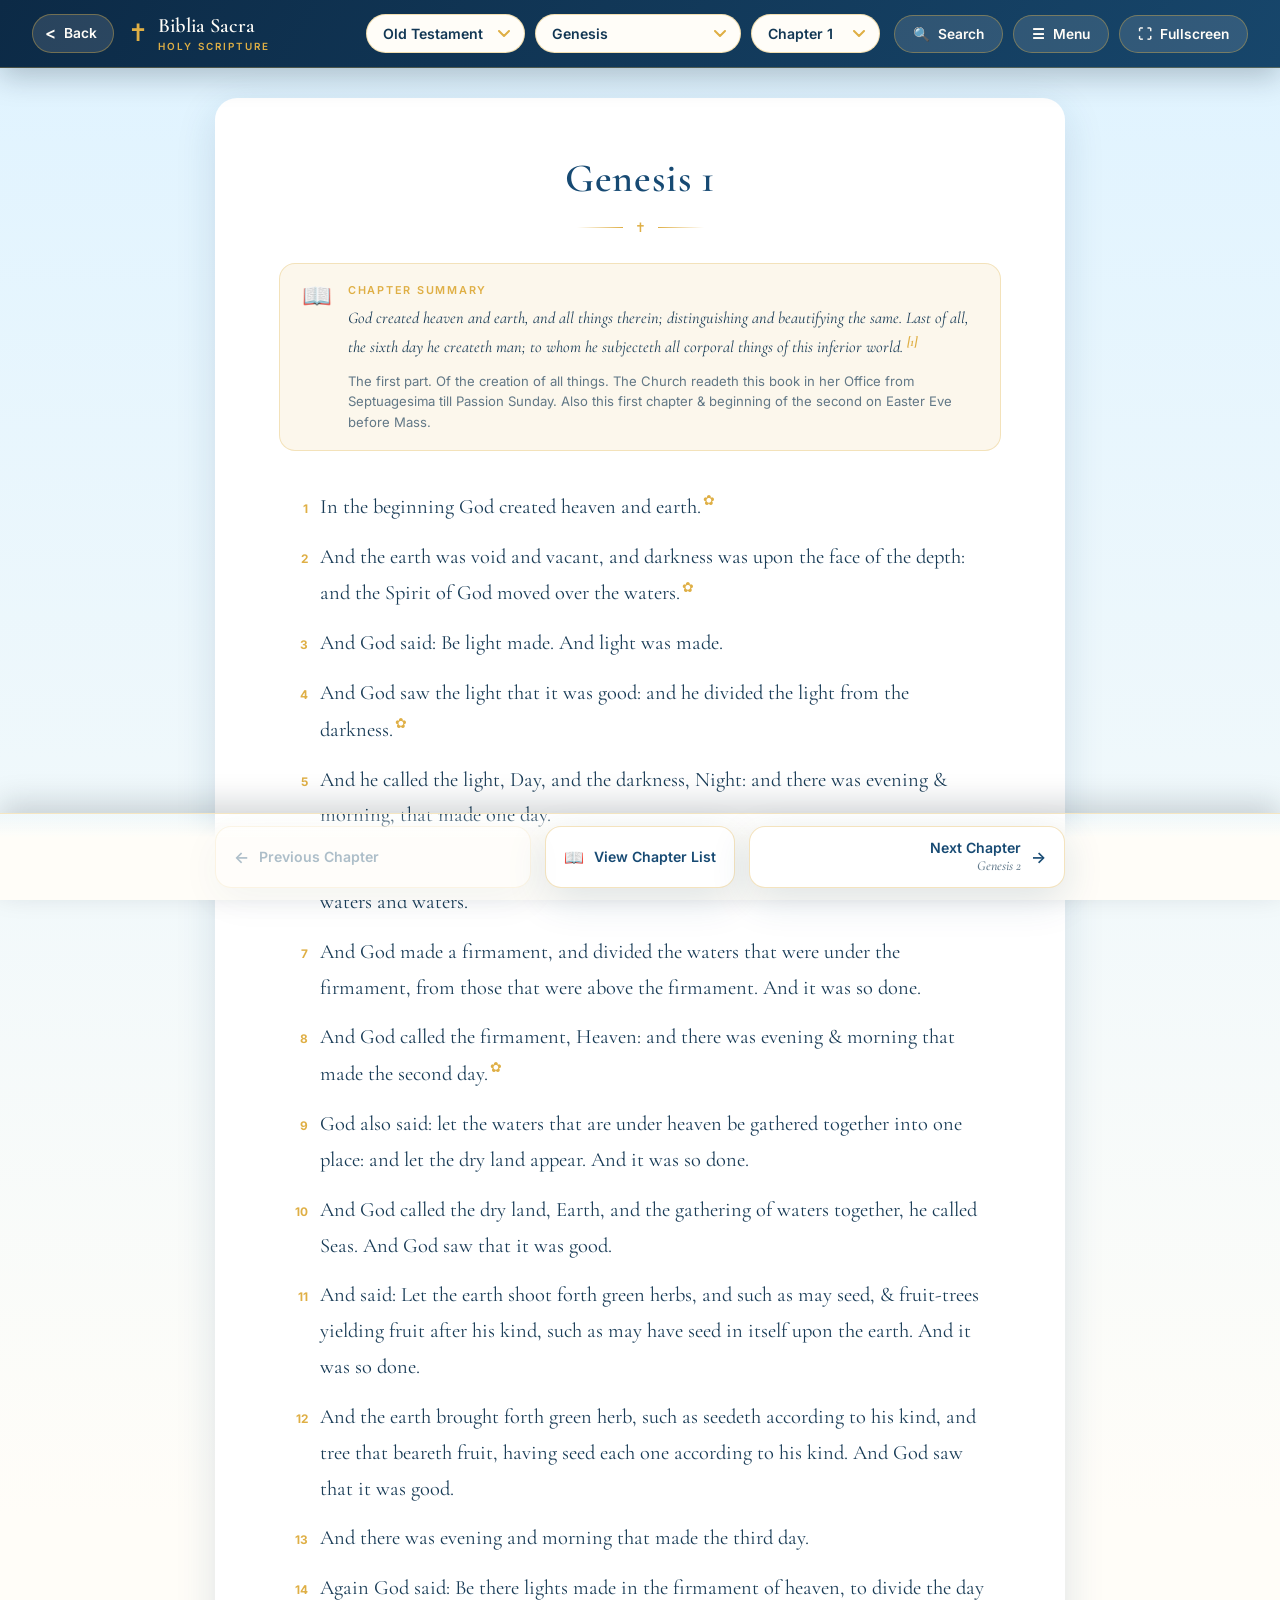
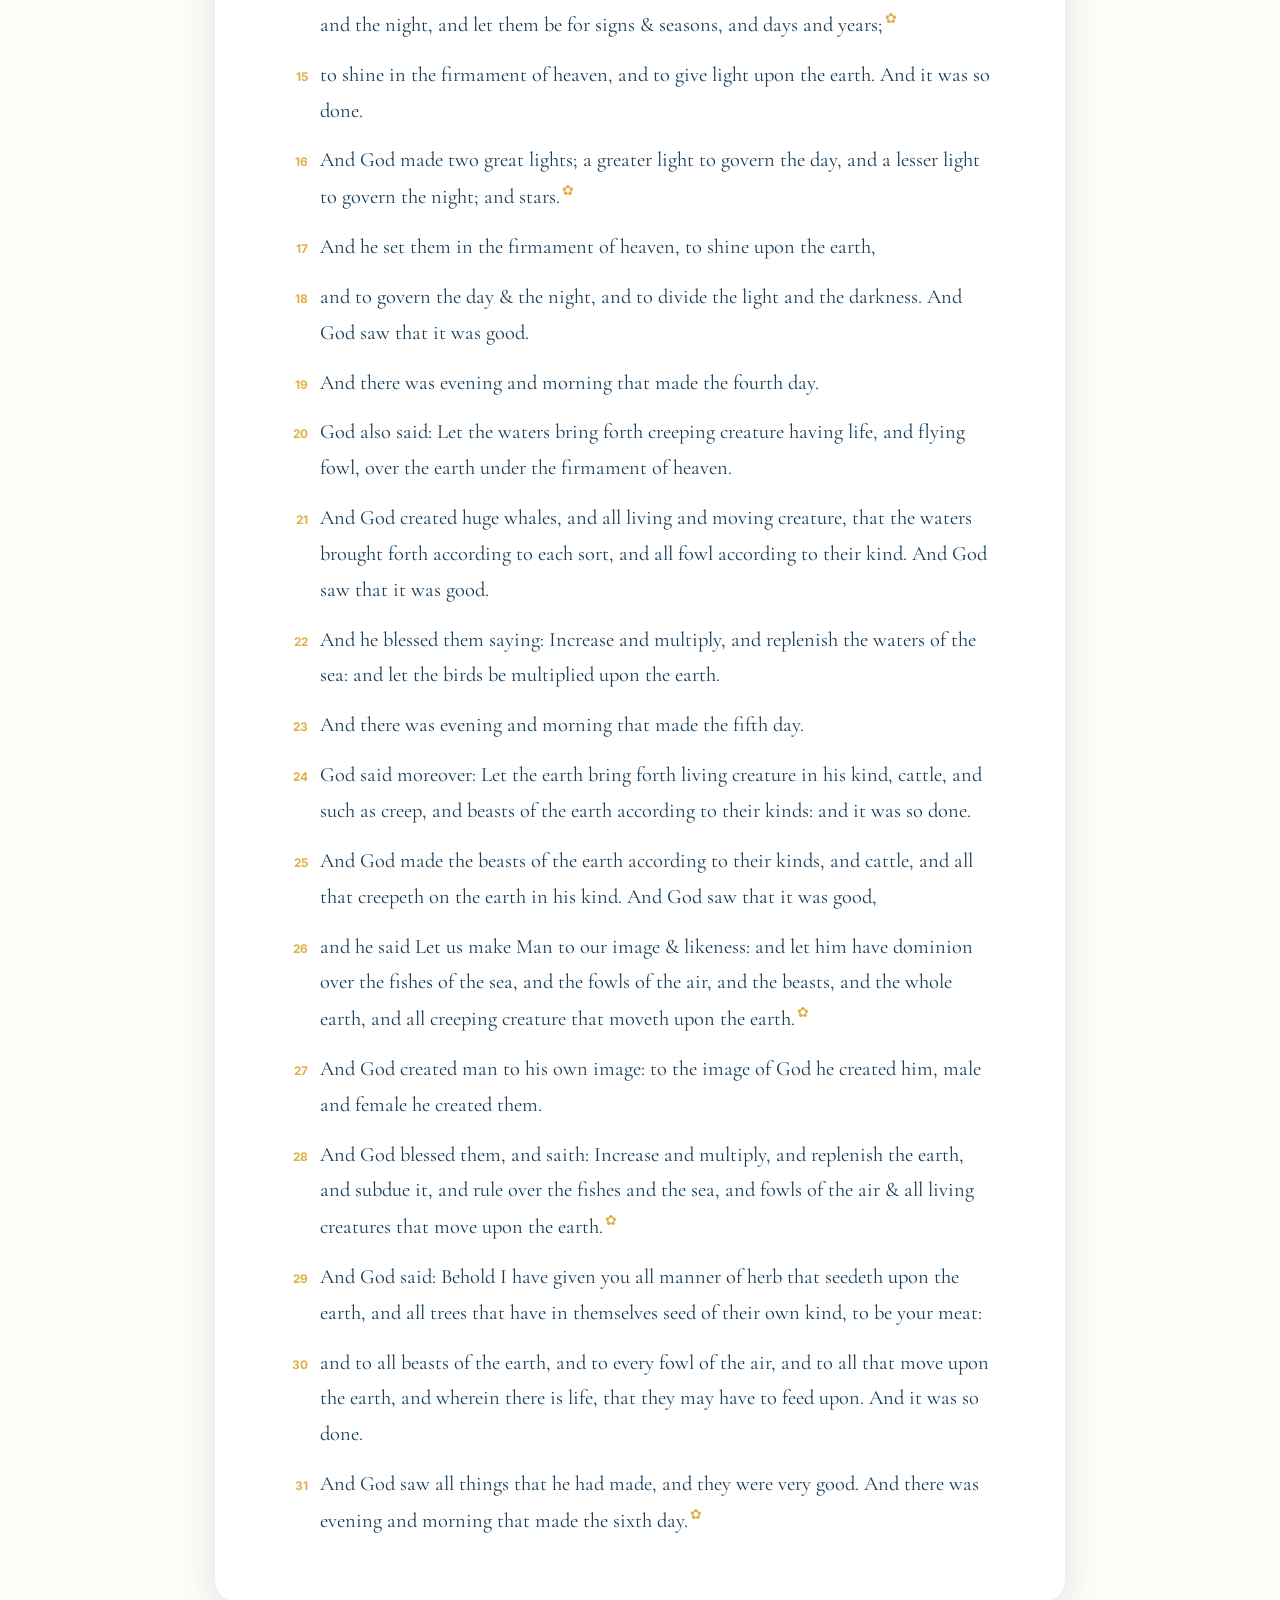
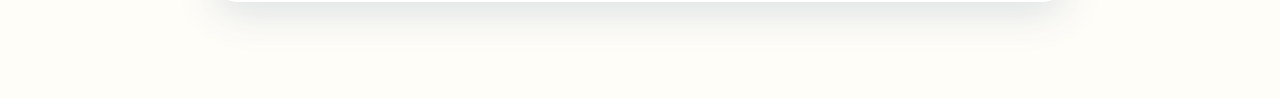
<file: bible.html>
<!DOCTYPE html>
<html lang="en">
<head>
<meta charset="UTF-8">
<meta name="viewport" content="width=device-width, initial-scale=1.0">
<title>Bible Reader — Biblia Sacra Cebu</title>
<script>
(function () {
  try {
    var saved = window.localStorage.getItem("bibliaSacraReaderTheme");
    if (saved === "dark") {
      document.documentElement.setAttribute("data-reader-theme", "dark");
    }
  } catch (e) { /* storage unavailable */ }
})();
</script>
<meta name="description" content="Read the Holy Scripture verse by verse, at your own pace.">

<link rel="preconnect" href="https://fonts.googleapis.com">
<link rel="preconnect" href="https://fonts.gstatic.com" crossorigin>
<link href="https://fonts.googleapis.com/css2?family=Cormorant+Garamond:ital,wght@0,400;0,500;0,600;1,500&family=Inter:wght@400;500;600&display=swap" rel="stylesheet">

<link rel="stylesheet" href="css/style.css">
<link rel="stylesheet" href="css/bible.css">
</head>
<body class="reader-body">

<a class="skip-link" href="#readerMain">Skip to Scripture</a>

<div class="reader-topbars" id="readerTopbars">
  <header class="reader-header">
    <div class="reader-header-inner">
      <div class="reader-header-left">
        <a class="back-link" href="index.html">
          <span class="back-arrow" aria-hidden="true">&lt;</span>
          <span class="back-label">Back</span>
        </a>

        <div class="reader-brand">
          <span class="reader-brand-badge" aria-hidden="true">&#10013;</span>
          <span class="reader-brand-text">
            <span class="reader-brand-name">Biblia Sacra</span>
            <span class="reader-brand-tag">Holy Scripture</span>
          </span>
        </div>
      </div>

      <nav class="reader-select-group" aria-label="Book and chapter">
        <select class="control-select" id="testamentSelect" aria-label="Testament">
          <option value="ot">Old Testament</option>
          <option value="nt">New Testament</option>
        </select>

        <select class="control-select" id="bookSelect" aria-label="Book"></select>

        <select class="control-select" id="chapterSelect" aria-label="Chapter"></select>
      </nav>

      <div class="reader-header-actions">
        <button class="search-toggle" id="searchToggle" type="button" aria-haspopup="dialog" aria-controls="searchOverlay">
          <span aria-hidden="true">&#128269;</span>
          <span class="search-label">Search</span>
        </button>

        <button class="menu-toggle" id="menuToggleBtn" type="button" aria-haspopup="true" aria-expanded="false" aria-controls="readerToolbarBar">
          <span aria-hidden="true">&#9776;</span>
          <span class="menu-label">Menu</span>
        </button>

        <button class="fullscreen-toggle" id="fullscreenToggleBtn" type="button" aria-pressed="false" aria-label="Toggle distraction-free reading mode">
          <span class="fullscreen-icon" aria-hidden="true">&#9974;</span>
          <span class="fullscreen-label">Fullscreen</span>
          <span class="fullscreen-label-short">Full</span>
        </button>
      </div>
    </div>
  </header>

  <div class="reader-toolbar-bar" id="readerToolbarBar" hidden>
    <div class="reader-toolbar-inner" role="group" aria-label="Reading tools">

      <div class="theme-segmented" role="group" aria-label="Reading theme">
        <button class="theme-segmented-btn" id="themeLightBtn" type="button" aria-pressed="true">
          <span aria-hidden="true">&#9728;</span><span class="segmented-label">Light</span>
        </button>
        <button class="theme-segmented-btn" id="themeDarkBtn" type="button" aria-pressed="false">
          <span aria-hidden="true">&#9790;</span><span class="segmented-label">Dark</span>
        </button>
      </div>

      <div class="font-size-control" role="group" aria-label="Adjust text size">
        <button class="font-size-btn" id="fontDecreaseBtn" type="button" aria-label="Decrease text size">A&#8722;</button>
        <input class="font-size-slider" id="fontSizeSlider" type="range" min="0" max="8" step="1" value="1"
               aria-label="Text size" aria-valuetext="100%">
        <button class="font-size-btn" id="fontIncreaseBtn" type="button" aria-label="Increase text size">A&#43;</button>
        <span class="font-size-label" id="fontSizeLabel">100%</span>
        <button class="font-size-reset-btn" id="fontResetBtn" type="button">Reset</button>
      </div>

      <div class="toolbar-more" id="toolbarMore">
        <button class="toolbar-icon-btn" id="toolbarMoreBtn" type="button" aria-haspopup="true" aria-expanded="false" aria-label="More reading options">
          <span aria-hidden="true">&#8943;</span>
        </button>
        <div class="toolbar-more-menu" id="toolbarMoreMenu" role="menu" hidden>
          <button class="toolbar-more-item" id="notesMenuItem" type="button" role="menuitem">
            <span aria-hidden="true">&#128214;</span><span class="more-item-label">Notes</span>
          </button>
          <button class="toolbar-more-item" id="printChapterBtn" type="button" role="menuitem">
            <span aria-hidden="true">&#128424;</span><span class="more-item-label">Print</span>
          </button>
          <button class="toolbar-more-item" id="copyChapterBtn" type="button" role="menuitem">
            <span aria-hidden="true">&#128203;</span><span class="more-item-label">Copy Chapter</span>
          </button>
          <button class="toolbar-more-item" id="shareMenuItem" type="button" role="menuitem">
            <span aria-hidden="true">&#128279;</span><span class="more-item-label">Share this chapter</span>
          </button>
          <button class="toolbar-more-item" id="copyChapterLinkBtn" type="button" role="menuitem">
            <span aria-hidden="true">&#128279;</span><span class="more-item-label">Copy chapter link</span>
          </button>
        </div>
      </div>

    </div>
  </div>
</div>

<main id="readerMain" class="reader-main">
  <div class="reading-card" id="readingCard">
    <div class="reader-status">
      <div class="status-cross" aria-hidden="true">&#10013;</div>
      <p class="status-text">Opening the Word&hellip;</p>
    </div>
  </div>

  <div class="chapter-nav" id="chapterNav" hidden>
    <div class="chapter-nav-inner">
      <button class="chapter-nav-btn prev" id="prevChapterBtn" type="button">
        <span class="nav-btn-icon" aria-hidden="true">&#8592;</span>
        <span class="nav-btn-text">
          <span class="nav-label-full">Previous Chapter</span>
          <span class="nav-label-ref" id="prevChapterLabel"></span>
        </span>
      </button>

      <button class="chapter-nav-btn list" id="viewChapterListBtn" type="button" aria-haspopup="dialog" aria-controls="chapterListModal">
        <span class="nav-btn-icon" aria-hidden="true">&#128214;</span>
        <span class="nav-label-full">View Chapter List</span>
        <span class="nav-label-short">View</span>
      </button>

      <button class="chapter-nav-btn next" id="nextChapterBtn" type="button">
        <span class="nav-btn-text">
          <span class="nav-label-full">Next Chapter</span>
          <span class="nav-label-ref" id="nextChapterLabel"></span>
        </span>
        <span class="nav-btn-icon" aria-hidden="true">&#8594;</span>
      </button>
    </div>
  </div>
</main>

<div class="chapter-list-overlay" id="chapterListModal" role="dialog" aria-modal="true" aria-label="Jump to chapter">
  <div class="chapter-list-panel">
    <div class="chapter-list-header">
      <span class="chapter-list-title" id="chapterListTitle">Chapters</span>
      <button class="search-close" id="chapterListClose" type="button" aria-label="Close chapter list">&times;</button>
    </div>
    <div class="chapter-list-grid" id="chapterListGrid"></div>
  </div>
</div>

<div class="search-overlay" id="searchOverlay" role="dialog" aria-modal="true" aria-label="Search the Bible">
  <div class="search-panel">
    <div class="search-panel-header">
      <span class="search-icon" aria-hidden="true">&#128269;</span>
      <input type="text" id="searchInput" placeholder="Search Scripture&hellip;"
             name="biblia-sacra-scripture-search" autocomplete="off"
             autocapitalize="off" autocorrect="off" spellcheck="false"
             inputmode="search" data-lpignore="true" data-1p-ignore
             readonly
             aria-label="Search Scripture">
      <button class="search-close" id="searchClose" type="button" aria-label="Close search">&times;</button>
    </div>
    <div class="search-results" id="searchResults">
      <p class="search-hint">Type at least 3 letters to search the whole Bible.</p>
    </div>
  </div>
</div>

<script src="js/bible-books.js" defer></script>
<script src="js/bible.js" defer></script>
</body>
</html>
</file>
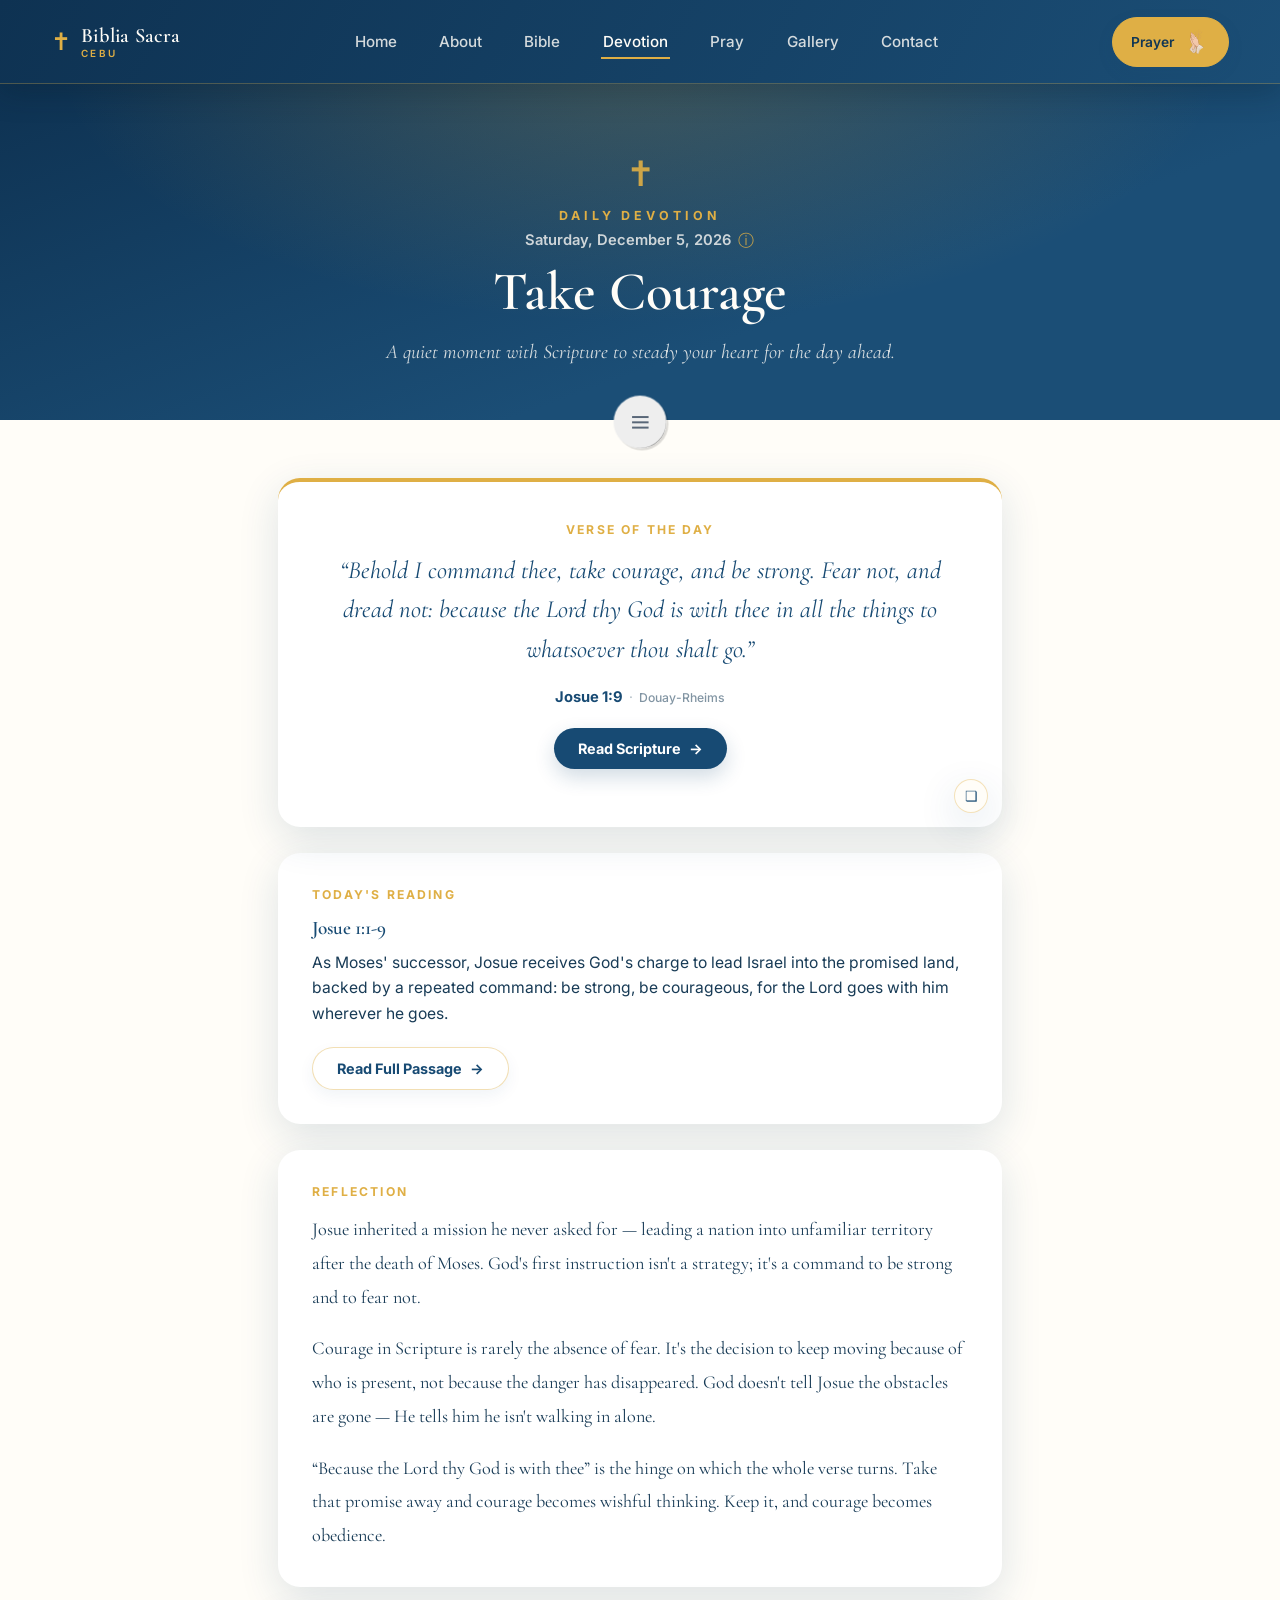
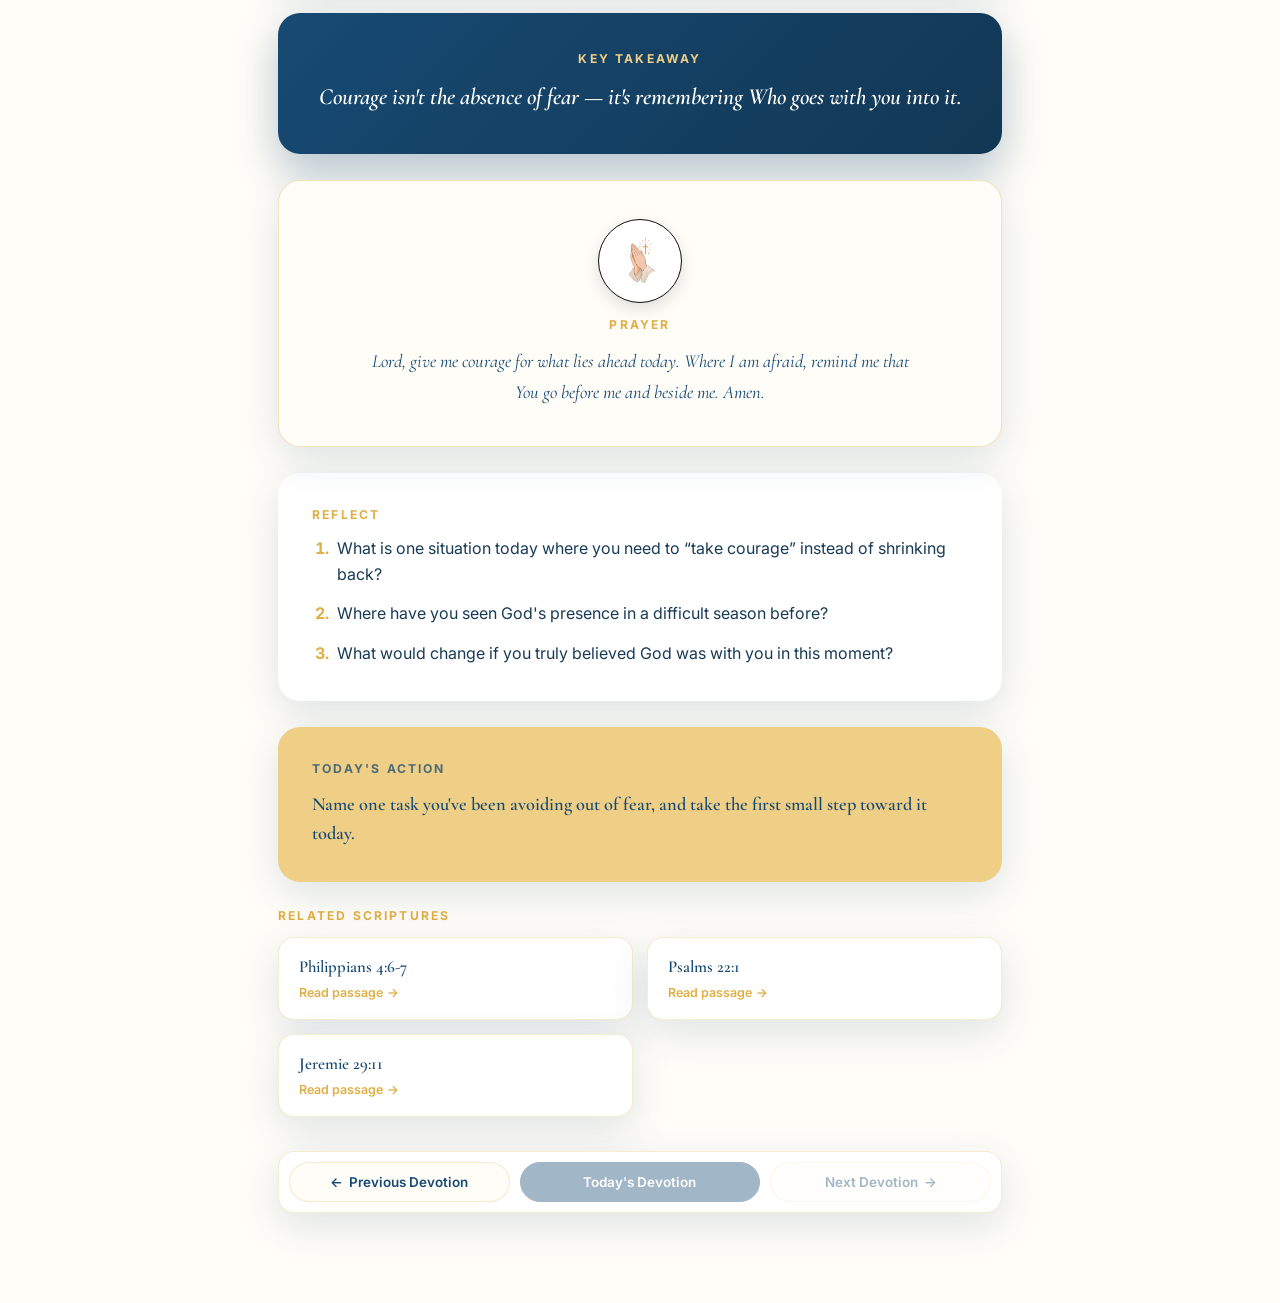
<file: devotion.html>
<!DOCTYPE html>
<html lang="en">
<head>
<meta charset="UTF-8">
<meta name="viewport" content="width=device-width, initial-scale=1.0">
<title>Biblia Sacra — Daily Devotion</title>
<meta name="description" content="Daily Bible devotion with Scripture, reflection, prayer, and practical application.">

<link rel="preconnect" href="https://fonts.googleapis.com">
<link rel="preconnect" href="https://fonts.gstatic.com" crossorigin>
<link href="https://fonts.googleapis.com/css2?family=Cormorant+Garamond:ital,wght@0,400;0,500;0,600;1,500&family=Inter:wght@400;500;600&display=swap" rel="stylesheet">

<link rel="stylesheet" href="css/style.css">
<link rel="stylesheet" href="css/devotion.css">
</head>
<body>

<a class="skip-link" href="#devotionMain">Skip to content</a>

<header class="site-header site-header--devotion" id="siteHeader">
  <div class="header-inner">
    <a class="brand" href="index.html#home" aria-label="Biblia Sacra Cebu, home">
      <span class="brand-cross" aria-hidden="true">&#10013;</span>
      <span class="brand-text">
        <span class="brand-name">Biblia Sacra</span>
        <span class="brand-city">CEBU</span>
      </span>
    </a>

    <button class="nav-toggle" id="navToggle" aria-expanded="false" aria-controls="primaryNav" aria-label="Open menu">
      <span></span><span></span><span></span>
    </button>

    <nav class="primary-nav" id="primaryNav" aria-label="Primary">
      <a href="index.html#home" class="nav-link">Home</a>
      <a href="index.html#about" class="nav-link">About</a>
      <a href="bible.html" class="nav-link">Bible</a>
      <a href="devotion.html" class="nav-link is-active" aria-current="page">Devotion</a>
      <a href="pray.html" class="nav-link">Pray</a>
      <a href="gallery.html" class="nav-link">Gallery</a>
      <a href="index.html#contact" class="nav-link">Contact</a>
    </nav>

    <a class="daily-verse-pill" href="pray.html">
      Prayer <img class="daily-verse-pill-icon" src="assets/icons/pray-cross.png" alt="" aria-hidden="true">
    </a>
  </div>
</header>

<main id="devotionMain" class="devotion-main">

  <!-- ============ Hero ============ -->
  <section class="devotion-hero" aria-label="Daily Devotion">
    <div class="devotion-hero-ornament" aria-hidden="true">&#10013;</div>
    <span class="devotion-hero-label">Daily Devotion</span>
    <div class="devotion-hero-date-row">
      <time class="devotion-hero-date" id="devotionDate"></time>
      <span class="info-tooltip" tabindex="0" data-tooltip="Updates every day at 12:00 AM Philippine Time" aria-label="Info: Updates every day at 12:00 AM Philippine Time">
        <span class="info-tooltip-icon" aria-hidden="true">&#9432;</span>
      </span>
    </div>
    <h1 class="devotion-hero-title" id="devotionTitle">&nbsp;</h1>
    <p class="devotion-hero-subtitle">A quiet moment with Scripture to steady your heart for the day ahead.</p>
  </section>

  <div class="devotion-container">

    <!-- ============ Toolbar: user actions — Uiverse.io radial menu by JkHuger ============ -->
    <div class="devotion-toolbar" role="toolbar" aria-label="Devotion actions">

      <div class="radial-menu-wrap">
        <nav class="menu">
          <input type="checkbox" class="menu-open" name="menu-open" id="radialMenuToggle">
          <label class="menu-open-button" for="radialMenuToggle" aria-label="Open devotion actions" title="Actions">
            <span class="lines line-1"></span>
            <span class="lines line-2"></span>
            <span class="lines line-3"></span>
          </label>

          <button type="button" id="shareBtn" class="menu-item blue" aria-label="Share this devotion" title="Share">
            <span aria-hidden="true">&#8663;</span>
          </button>

          <button type="button" id="copyAllBtn" class="menu-item red" aria-label="Copy the full devotion to clipboard" title="Copy All">
            <span aria-hidden="true">&#10063;</span>
          </button>

          <button type="button" id="printBtn" class="menu-item teal" aria-label="Print this devotion" title="Print">
            <span aria-hidden="true">&#9113;</span>
          </button>

          <button type="button" id="resetFontBtn" class="menu-item green" aria-label="Reset text size to default" title="Reset text size">
            <span aria-hidden="true">&#8635;</span>
          </button>

          <button type="button" id="fontDecreaseBtn" class="menu-item purple" aria-label="Decrease text size" title="Decrease text size">A&minus;</button>

          <button type="button" id="fontIncreaseBtn" class="menu-item orange" aria-label="Increase text size" title="Increase text size">A+</button>
        </nav>
      </div>

    </div>

    <!-- ============ Verse of the Day ============ -->
    <section class="verse-card" aria-labelledby="verseHeading">
      <h2 class="section-eyebrow" id="verseHeading">Verse of the Day</h2>
      <blockquote class="verse-text" id="verseText"></blockquote>
      <div class="verse-meta">
        <cite class="verse-reference" id="verseReference"></cite>
        <span class="verse-meta-divider" aria-hidden="true">&middot;</span>
        <span class="verse-translation" id="verseTranslation"></span>
      </div>
      <a class="devotion-btn devotion-btn-primary" id="readScriptureLink" href="bible.html">
        Read Scripture <span aria-hidden="true">&#8594;</span>
      </a>

      <button class="verse-card-copy-btn" id="verseCardCopyBtn" type="button" aria-label="Copy today's verse to clipboard" title="Copy verse">
        <span aria-hidden="true">&#10063;</span>
      </button>
    </section>

    <!-- ============ Today's Reading ============ -->
    <section class="reading-section" aria-labelledby="readingHeading">
      <h2 class="section-eyebrow" id="readingHeading">Today's Reading</h2>
      <p class="reading-reference" id="readingReference"></p>
      <p class="reading-summary" id="readingSummary"></p>
      <a class="devotion-btn devotion-btn-outline" id="readPassageLink" href="bible.html">
        Read Full Passage <span aria-hidden="true">&#8594;</span>
      </a>
    </section>

    <!-- ============ Reflection ============ -->
    <section class="reflection-section" aria-labelledby="reflectionHeading">
      <h2 class="section-eyebrow" id="reflectionHeading">Reflection</h2>
      <div class="reflection-body" id="reflectionBody"></div>
    </section>

    <!-- ============ Key Takeaway ============ -->
    <section class="takeaway-card" aria-labelledby="takeawayHeading">
      <h2 class="section-eyebrow section-eyebrow-on-dark" id="takeawayHeading">Key Takeaway</h2>
      <p class="takeaway-text" id="takeawayText"></p>
    </section>

    <!-- ============ Prayer ============ -->
    <section class="prayer-section" aria-labelledby="prayerHeading">
      <span class="prayer-icon" aria-hidden="true">
        <img src="assets/icons/pray-cross.png" alt="">
      </span>
      <h2 class="section-eyebrow" id="prayerHeading">Prayer</h2>
      <p class="prayer-text" id="prayerText"></p>
    </section>

    <!-- ============ Reflect ============ -->
    <section class="reflect-section" aria-labelledby="reflectHeading">
      <h2 class="section-eyebrow" id="reflectHeading">Reflect</h2>
      <ol class="reflect-list" id="reflectList"></ol>
    </section>

    <!-- ============ Today's Action ============ -->
    <section class="action-section" aria-labelledby="actionHeading">
      <h2 class="section-eyebrow" id="actionHeading">Today's Action</h2>
      <p class="action-text" id="actionText"></p>
    </section>

    <!-- ============ Related Scriptures ============ -->
    <section class="related-section" aria-labelledby="relatedHeading">
      <h2 class="section-eyebrow" id="relatedHeading">Related Scriptures</h2>
      <div class="related-grid" id="relatedGrid"></div>
    </section>

    <!-- ============ Devotion Navigation ============ -->
    <nav class="devotion-nav" aria-label="Browse devotions">
      <button class="devotion-nav-btn" id="prevDevotionBtn" type="button">
        <span aria-hidden="true">&#8592;</span> Previous Devotion
      </button>
      <button class="devotion-nav-btn devotion-nav-today" id="todayDevotionBtn" type="button">
        Today's Devotion
      </button>
      <button class="devotion-nav-btn" id="nextDevotionBtn" type="button">
        Next Devotion <span aria-hidden="true">&#8594;</span>
      </button>
    </nav>

  </div>
</main>

<script src="js/devotion.js" defer></script>
</body>
</html>
</file>
<file: css/style.css>
/* ==========================================================
   Biblia Sacra Cebu — Design System
   ========================================================== */

:root{
  --sky: #DFF3FF;
  --white: #FFFFFF;
  --cloud: #FFFDF8;
  --gold: #DFAF45;
  --gold-soft: #EFCE86;
  --deep-blue: #174A73;
  --soft-blue: #7FB7D9;
  --text: #183B56;
  --text-soft: rgba(24,59,86,0.68);

  --serif: 'Cormorant Garamond', Georgia, 'Times New Roman', serif;
  --sans: 'Inter', -apple-system, BlinkMacSystemFont, 'Segoe UI', sans-serif;

  --header-h: 84px;

  --hero-focal: center 32%;
  --fg-x: 0px;
  --fg-y: 0px;
  --bg-x: 0px;
  --bg-y: 0px;

  --radius-lg: 22px;
  --radius-md: 16px;
  --shadow-soft: 0 12px 40px rgba(23, 74, 115, 0.14);
  --shadow-hover: 0 18px 50px rgba(223, 175, 69, 0.28);
}

*{ box-sizing: border-box; }
html{ scroll-behavior: smooth; }

body{
  margin: 0;
  font-family: var(--sans);
  color: var(--text);
  background: var(--sky);
  overflow-x: hidden;
}

img{ max-width: 100%; display:block; }

a{ color: inherit; text-decoration: none; }

.skip-link{
  position: absolute;
  left: -999px;
  top: 0;
  background: var(--white);
  color: var(--deep-blue);
  padding: 12px 18px;
  border-radius: 0 0 8px 0;
  z-index: 999;
}
.skip-link:focus{ left: 0; }

:focus-visible{
  outline: 2px solid var(--gold);
  outline-offset: 3px;
}

/* ==========================================================
   Header / Navigation
   ========================================================== */

.site-header{
  position: fixed;
  top: 0; left: 0; right: 0;
  z-index: 100;
  height: var(--header-h);
  display: flex;
  align-items: center;
  background: rgba(255,255,255,0.55);
  backdrop-filter: blur(14px) saturate(160%);
  -webkit-backdrop-filter: blur(14px) saturate(160%);
  border-bottom: 1px solid rgba(255,255,255,0.5);
  transition: background 0.4s ease, box-shadow 0.4s ease;
}
.site-header.is-scrolled{
  background: rgba(255,255,255,0.82);
  box-shadow: 0 8px 30px rgba(23,74,115,0.08);
}

.header-inner{
  width: 100%;
  max-width: 1440px;
  margin: 0 auto;
  padding: 0 clamp(20px, 4vw, 56px);
  display: grid;
  grid-template-columns: auto 1fr auto;
  align-items: center;
  gap: 24px;
}

.brand{
  grid-column: 1;
  display: flex;
  align-items: center;
  gap: 10px;
  flex-shrink: 0;
}
.brand-cross{
  color: var(--gold);
  font-size: 1.5rem;
  line-height: 1;
}
.brand-text{ display: flex; flex-direction: column; line-height: 1.05; }
.brand-name{
  font-family: var(--serif);
  font-weight: 600;
  font-size: 1.28rem;
  color: var(--deep-blue);
  letter-spacing: 0.01em;
}
.brand-city{
  font-family: var(--sans);
  font-size: 0.62rem;
  letter-spacing: 0.22em;
  color: var(--gold);
  font-weight: 600;
  margin-top: 2px;
}

.primary-nav{
  grid-column: 2;
  display: flex;
  align-items: center;
  justify-content: center;
  justify-self: center;
  gap: clamp(24px, 3vw, 44px);
}
.nav-link{
  position: relative;
  font-size: 0.95rem;
  font-weight: 500;
  color: var(--text);
  padding: 6px 2px;
  transition: color 0.25s ease;
}
.nav-link::after{
  content: "";
  position: absolute;
  left: 0; right: 100%;
  bottom: -2px;
  height: 2px;
  background: var(--gold);
  transition: right 0.28s ease;
}
.nav-link:hover{ color: var(--deep-blue); }
.nav-link:hover::after{ right: 0; }
.nav-link.is-active{ color: var(--deep-blue); }
.nav-link.is-active::after{ right: 0; }

.daily-verse-pill{
  grid-column: 3;
  display: inline-flex;
  align-items: center;
  gap: 8px;
  background: var(--white);
  border: 1px solid rgba(223,175,69,0.35);
  color: var(--deep-blue);
  font-size: 0.86rem;
  font-weight: 600;
  padding: 10px 18px;
  border-radius: 999px;
  box-shadow: 0 6px 18px rgba(23,74,115,0.08);
  transition: transform 0.25s ease, box-shadow 0.25s ease;
  flex-shrink: 0;
}
.daily-verse-pill:hover{
  transform: translateY(-2px);
  box-shadow: 0 10px 24px rgba(223,175,69,0.28);
}
.daily-verse-pill-icon{
  width: 28px;
  height: 28px;
  object-fit: contain;
  display: inline-block;
}
.nav-toggle{
  grid-column: 3;
  justify-self: end;
  display: none;
  flex-direction: column;
  justify-content: center;
  gap: 5px;
  width: 40px;
  height: 40px;
  background: transparent;
  border: none;
  cursor: pointer;
  padding: 0;
}
.nav-toggle span{
  display: block;
  height: 2px;
  width: 100%;
  background: var(--deep-blue);
  border-radius: 2px;
  transition: transform 0.3s ease, opacity 0.3s ease;
}
.nav-toggle[aria-expanded="true"] span:nth-child(1){ transform: translateY(7px) rotate(45deg); }
.nav-toggle[aria-expanded="true"] span:nth-child(2){ opacity: 0; }
.nav-toggle[aria-expanded="true"] span:nth-child(3){ transform: translateY(-7px) rotate(-45deg); }

/* ==========================================================
   Hero
   ========================================================== */

.hero{
  position: relative;
  min-height: 100svh;
  display: flex;
  align-items: flex-end;
  justify-content: center;
  overflow: hidden;
  padding-top: var(--header-h);
  isolation: isolate;
}

.hero-scene{
  position: absolute;
  inset: 0;
  z-index: 0;
}

.hero-layer{
  position: absolute;
  inset: 0;
  will-change: transform;
}

.hero-bg,
.hero-fg{
  background-size: cover;
  background-position: var(--hero-focal, center 32%);
  transform: translate3d(var(--bg-x), var(--bg-y), 0);
}

.hero-bg{
  background-image: url("../assets/backgrounds/heaven-background.webp");
}

.hero-fg{
  background-image: url("../assets/backgrounds/jesus-angels.webp");
  transform: translate3d(var(--fg-x), var(--fg-y), 0);
}

.hero-fade{
  position: absolute;
  left: 0; right: 0; bottom: 0;
  height: clamp(140px, 26vh, 300px);
  background: linear-gradient(180deg, rgba(255,253,248,0) 0%, rgba(255,251,235,0.85) 55%, var(--cloud) 92%);
  pointer-events: none;
  z-index: 1;
}

.hero-particles{
  position: absolute;
  inset: 0;
  pointer-events: none;
  overflow: hidden;
}
.mote{
  position: absolute;
  width: 5px;
  height: 5px;
  border-radius: 50%;
  background: radial-gradient(circle, rgba(255,248,220,0.95) 0%, rgba(223,175,69,0.4) 60%, transparent 75%);
  animation: float-mote linear infinite;
}
@keyframes float-mote{
  0%{ transform: translate3d(0,10vh,0); opacity: 0; }
  10%{ opacity: 0.9; }
  90%{ opacity: 0.7; }
  100%{ transform: translate3d(0,-40vh,0); opacity: 0; }
}

.hero-content{
  position: relative;
  z-index: 2;
  width: 100%;
  max-width: 760px;
  margin: 0 auto;
  padding: 0 24px 64px;
  text-align: center;
}

.eyebrow{
  font-family: var(--sans);
  font-size: 0.78rem;
  letter-spacing: 0.24em;
  text-transform: uppercase;
  color: var(--deep-blue);
  opacity: 0.65;
  margin: 0 0 10px;
  animation: fade-up 0.9s ease 0.15s both;
}

.hero-title{
  font-family: var(--serif);
  font-weight: 600;
  font-size: clamp(3rem, 8vw, 5.2rem);
  color: var(--deep-blue);
  margin: 0;
  line-height: 1;
  text-shadow: 0 2px 30px rgba(255,255,255,0.9);
  animation: fade-up 0.9s ease 0.3s both;
}

.hero-subtitle{
  font-family: var(--serif);
  font-style: italic;
  font-size: clamp(1.15rem, 2.4vw, 1.5rem);
  color: var(--gold);
  margin: 10px 0 0;
  font-weight: 500;
  animation: fade-up 0.9s ease 0.45s both;
}

.divider{
  display: flex;
  align-items: center;
  justify-content: center;
  gap: 12px;
  margin: 22px 0;
  animation: fade-up 0.9s ease 0.55s both;
}
.divider-line{
  width: 46px;
  height: 1px;
  background: linear-gradient(90deg, transparent, var(--gold));
}
.divider-line:last-child{ background: linear-gradient(90deg, var(--gold), transparent); }
.divider-heart{ color: var(--gold); font-size: 0.85rem; }

.hero-verse{
  margin: 0 auto 34px;
  max-width: 480px;
  font-family: var(--serif);
  font-size: clamp(1.02rem, 2vw, 1.2rem);
  color: var(--text);
  line-height: 1.55;
  animation: fade-up 0.9s ease 0.7s both;
}
.hero-verse p{ margin: 0 0 8px; }
.hero-verse cite{
  display: block;
  font-family: var(--sans);
  font-style: normal;
  font-size: 0.8rem;
  letter-spacing: 0.06em;
  color: var(--text-soft);
}

.hero-actions{
  display: grid;
  grid-template-columns: repeat(4, minmax(0,1fr));
  gap: 14px;
  animation: fade-up 0.9s ease 0.9s both;
}

.action-card{
  display: flex;
  flex-direction: column;
  align-items: center;
  gap: 10px;
  padding: 20px 10px 18px;
  background: rgba(255,253,248,0.85);
  backdrop-filter: blur(6px);
  border: 1px solid rgba(255,255,255,0.7);
  border-radius: var(--radius-md);
  box-shadow: var(--shadow-soft);
  transition: transform 0.28s ease, box-shadow 0.28s ease, background 0.28s ease;
}
.action-card:hover{
  transform: translateY(-5px);
  box-shadow: var(--shadow-hover);
  background: var(--white);
}
.action-icon{
  width: 4.2rem;
  height: 4.2rem;
  object-fit: contain;
}
.action-label{
  font-size: 0.86rem;
  font-weight: 600;
  color: var(--deep-blue);
}

@keyframes fade-up{
  from{ opacity: 0; transform: translateY(16px); }
  to{ opacity: 1; transform: translateY(0); }
}

.scroll-cue{
  position: absolute;
  bottom: 18px;
  left: 50%;
  transform: translateX(-50%);
  z-index: 2;
  width: 22px;
  height: 34px;
  border: 2px solid rgba(23,74,115,0.35);
  border-radius: 14px;
}
.scroll-cue span{
  display: block;
  width: 4px;
  height: 8px;
  margin: 6px auto 0;
  background: var(--gold);
  border-radius: 3px;
  animation: scroll-dot 1.8s ease infinite;
}
@keyframes scroll-dot{
  0%{ transform: translateY(0); opacity: 1; }
  70%{ transform: translateY(10px); opacity: 0; }
  100%{ opacity: 0; }
}

/* ==========================================================
   Sections below the fold
   ========================================================== */

.section{
  padding: clamp(60px, 9vw, 110px) 24px;
}
.section-inner{
  max-width: 760px;
  margin: 0 auto;
  text-align: center;
}
.section-eyebrow{
  font-size: 0.76rem;
  letter-spacing: 0.22em;
  text-transform: uppercase;
  color: var(--gold);
  font-weight: 600;
  margin: 0 0 12px;
}
.section-title{
  font-family: var(--serif);
  font-weight: 600;
  font-size: clamp(1.8rem, 3.4vw, 2.6rem);
  color: var(--deep-blue);
  margin: 0 0 18px;
}
.section-text{
  font-size: 1.02rem;
  line-height: 1.7;
  color: var(--text-soft);
  margin: 0;
}
.section-text a{ color: var(--deep-blue); text-decoration: underline; text-decoration-color: var(--gold); }

.section-about{ background: linear-gradient(180deg, var(--cloud), var(--sky)); }

.section-strip{ background: var(--cloud); }
.strip-grid{
  max-width: 1040px;
  display: grid;
  grid-template-columns: repeat(3, 1fr);
  gap: 22px;
  text-align: left;
}
.strip-card{
  background: var(--white);
  border-radius: var(--radius-lg);
  padding: 30px 26px;
  box-shadow: var(--shadow-soft);
  transition: transform 0.28s ease, box-shadow 0.28s ease;
}
.strip-card:hover{
  transform: translateY(-4px);
  box-shadow: var(--shadow-hover);
}
.strip-icon{ width: 4.6rem; height: 4.6rem; object-fit: contain; display: inline-block; }
.strip-card h3{
  font-family: var(--serif);
  font-size: 1.3rem;
  color: var(--deep-blue);
  margin: 12px 0 8px;
}
.strip-card p{
  font-size: 0.92rem;
  color: var(--text-soft);
  line-height: 1.6;
  margin: 0;
}

.section-gallery{ background: linear-gradient(180deg, var(--cloud), var(--sky)); }

/* ---------------- Homepage gallery — thumbnail slider ---------------- */

.gallery-slider{
  max-width: 900px;
  margin: 40px auto 0;
}

.gallery-slider-main{
  position: relative;
  display: flex;
  align-items: center;
  gap: 12px;
}

.gallery-slider-viewport{
  position: relative;
  flex: 1;
  width: 100%;
  aspect-ratio: 16 / 10;
  border-radius: var(--radius-lg);
  overflow: hidden;
  box-shadow: var(--shadow-soft);
  background: var(--white);
}

.gallery-slide{
  position: absolute;
  inset: 0;
  margin: 0;
  opacity: 0;
  visibility: hidden;
  transition: opacity 0.7s ease;
}
.gallery-slide.is-active{
  opacity: 1;
  visibility: visible;
}
.gallery-slide img{
  width: 100%;
  height: 100%;
  object-fit: cover;
}
.gallery-slide-caption{
  position: absolute;
  left: 0; right: 0; bottom: 0;
  padding: 34px 20px 14px;
  background: linear-gradient(180deg, transparent, rgba(15,35,55,0.72));
  color: var(--white);
  font-family: var(--sans);
  font-size: 0.92rem;
  font-weight: 600;
}

.slider-arrow{
  flex: 0 0 auto;
  width: 44px;
  height: 44px;
  border-radius: 50%;
  background: var(--white);
  border: 1px solid rgba(223,175,69,0.35);
  color: var(--deep-blue);
  font-size: 1.5rem;
  line-height: 1;
  cursor: pointer;
  box-shadow: var(--shadow-soft);
  display: flex;
  align-items: center;
  justify-content: center;
  transition: transform 0.22s ease, box-shadow 0.22s ease, background 0.22s ease;
}
.slider-arrow:hover, .slider-arrow:focus-visible{
  transform: translateY(-2px);
  background: var(--gold-soft);
  box-shadow: var(--shadow-hover);
}

.gallery-slider-thumbs{
  display: flex;
  gap: 10px;
  margin-top: 16px;
  padding: 4px 2px 8px;
  overflow-x: auto;
  scroll-behavior: smooth;
  scrollbar-width: none;
  -ms-overflow-style: none;
  cursor: grab;
  user-select: none;
  -webkit-user-select: none;
}
.gallery-slider-thumbs::-webkit-scrollbar{ display: none; }
.gallery-slider-thumbs.is-dragging{
  cursor: grabbing;
  scroll-behavior: auto;
}
.gallery-slider-thumbs.is-dragging .gallery-thumb{ pointer-events: none; }

.gallery-thumb{
  flex: 0 0 auto;
  width: 64px;
  height: 64px;
  padding: 0;
  border-radius: 12px;
  overflow: hidden;
  border: 2px solid transparent;
  cursor: pointer;
  opacity: 0.6;
  background: none;
  transition: opacity 0.22s ease, border-color 0.22s ease, transform 0.22s ease;
}
.gallery-thumb img{
  width: 100%;
  height: 100%;
  object-fit: cover;
  display: block;
}
.gallery-thumb:hover{ opacity: 0.85; transform: translateY(-2px); }
.gallery-thumb.is-active{
  opacity: 1;
  border-color: var(--gold);
}

.gallery-cta{
  text-align: center;
  margin-top: 30px;
}
.btn-gold{
  display: inline-block;
  font-family: var(--sans);
  font-weight: 600;
  font-size: 0.9rem;
  color: var(--deep-blue);
  background: var(--gold-soft);
  border: 1px solid rgba(223,175,69,0.5);
  border-radius: 999px;
  padding: 12px 28px;
  cursor: pointer;
  transition: transform 0.22s ease, box-shadow 0.22s ease, background 0.22s ease;
}
.btn-gold:hover, .btn-gold:focus-visible{
  transform: translateY(-2px);
  background: var(--gold);
  color: var(--white);
  box-shadow: var(--shadow-hover);
}

@media (max-width: 640px){
  .gallery-slider-main{ gap: 8px; }
  .slider-arrow{ width: 36px; height: 36px; font-size: 1.2rem; }
  .gallery-thumb{ width: 52px; height: 52px; }
}

.section-contact{ background: var(--sky); }

.site-footer{
  text-align: center;
  padding: 28px 24px 34px;
  font-size: 0.82rem;
  color: var(--text-soft);
  background: var(--sky);
}

/* ==========================================================
   Responsive
   ========================================================== */

@media (max-width: 1199px){
  :root{ --hero-focal: center 30%; }
  .primary-nav{ gap: clamp(14px, 2vw, 28px); }
  .nav-link{ font-size: 0.88rem; }
}

@media (max-width: 900px){
  .primary-nav{
    grid-column: auto;
    justify-self: auto;
    position: fixed;
    top: var(--header-h);
    left: 0; right: 0;
    flex-direction: column;
    align-items: stretch;
    gap: 0;
    background: rgba(255,253,248,0.98);
    backdrop-filter: blur(14px);
    padding: 8px 24px 20px;
    transform: translateY(-12px);
    opacity: 0;
    pointer-events: none;
    transition: opacity 0.25s ease, transform 0.25s ease;
    border-bottom: 1px solid rgba(223,175,69,0.2);
  }
  .primary-nav.is-open{
    opacity: 1;
    transform: translateY(0);
    pointer-events: auto;
  }
  .nav-link{
    padding: 14px 0;
    border-bottom: 1px solid rgba(23,74,115,0.08);
  }
  .nav-link::after{ display: none; }
  .nav-toggle{ display: flex; }
  .daily-verse-pill{ display: none; }

  .hero-actions{ grid-template-columns: repeat(2, minmax(0,1fr)); }
  .strip-grid{ grid-template-columns: 1fr; }
}

@media (max-width: 560px){
  :root{ --header-h: 68px; }
  .brand-name{ font-size: 1.05rem; }
  .hero{ align-items: flex-end; }
  :root{ --hero-focal: center 24%; }
  .hero-content{ padding: 0 18px 44px; }
  .hero-verse{ font-size: 0.98rem; }
  .action-card{ padding: 16px 8px 14px; }
  .action-icon{ width: 3.4rem; height: 3.4rem; }
  .action-label{ font-size: 0.78rem; }
}

/* ==========================================================
   Reduced motion
   ========================================================== */

@media (prefers-reduced-motion: reduce){
  html{ scroll-behavior: auto; }
  .hero-bg, .hero-fg{ transform: none !important; }
  .eyebrow, .hero-title, .hero-subtitle, .divider, .hero-verse, .hero-actions{
    animation: none !important;
    opacity: 1 !important;
    transform: none !important;
  }
  .mote{ animation: none !important; display: none; }
  .scroll-cue span{ animation: none !important; }
  * { transition-duration: 0.01ms !important; }
}
</file>
<file: css/bible.css>
/* ==========================================================
   Biblia Sacra — Bible Reader
   Reuses the design tokens from css/style.css (:root variables,
   reset, fonts). This file only adds reader-specific styles.
   ========================================================== */

body.reader-body{
  background:
    radial-gradient(1100px 620px at 50% -12%, rgba(223,175,69,0.14), transparent 60%),
    linear-gradient(180deg, var(--sky) 0%, var(--cloud) 46%, var(--cloud) 100%);
  min-height: 100vh;
  transition: background 0.3s ease, color 0.3s ease;
}

/* ---------------- Light / Dark reading mode ----------------
   Scoped to the reader page only, via a data-reader-theme
   attribute on <html> (set early, before paint, to avoid a
   flash of the wrong theme — see the inline script in
   bible.html — and kept in sync afterwards by js/bible.js). */

html[data-reader-theme="dark"]{
  --sky: #0B1826;
  --white: #17293C;
  --cloud: #101F2E;
  --gold: #E8BE63;
  --gold-soft: #3B2F18;
  --deep-blue: #9DD1F2;
  --soft-blue: #4B7EA0;
  --text: #E9EEF3;
  --text-soft: rgba(233,238,243,0.7);
  --shadow-soft: 0 12px 40px rgba(0,0,0,0.5);
  --shadow-hover: 0 18px 50px rgba(232,190,99,0.2);
}

html[data-reader-theme="dark"] *,
html[data-reader-theme="dark"] *::before,
html[data-reader-theme="dark"] *::after{
  transition: background-color 0.3s ease, color 0.3s ease, border-color 0.3s ease, box-shadow 0.3s ease;
}

html[data-reader-theme="dark"] .reader-header{
  background: linear-gradient(120deg, #081E33 0%, #123754 100%);
}

html[data-reader-theme="dark"] .reader-toolbar-bar{
  background: linear-gradient(120deg, #0A2038 0%, #0F2C46 100%);
  border-bottom-color: rgba(232,190,99,0.22);
}

/* ---------------- Reader top bar (deep blue — trust, Scripture, calm) ---------------- */

/* Header + toolbar bar scroll together as a single sticky unit, so
   opening the Menu never gets scrolled out of view. */
.reader-topbars{
  position: sticky;
  top: 0;
  z-index: 60;
}

.reader-header{
  background: linear-gradient(120deg, #0C2A46 0%, #17466B 100%);
  border-bottom: 1px solid rgba(223,175,69,0.3);
  box-shadow: 0 8px 30px rgba(9,26,41,0.25);
}

.reader-header-inner{
  max-width: 1320px;
  margin: 0 auto;
  padding: 14px clamp(16px, 4vw, 32px);
  display: grid;
  grid-template-columns: 1fr auto 1fr;
  align-items: center;
  gap: 12px 14px;
}

.reader-header-left{
  display: flex;
  align-items: center;
  gap: 14px;
  min-width: 0;
  justify-self: start;
}

/* ---- Back link ---- */

.back-link{
  display: inline-flex;
  align-items: center;
  gap: 8px;
  font-family: var(--sans);
  font-size: 0.86rem;
  font-weight: 600;
  color: var(--cloud);
  padding: 10px 16px 10px 12px;
  border-radius: 999px;
  background: rgba(255, 253, 248, 0.12);
  border: 1px solid rgba(223, 175, 69, 0.4);
  box-shadow: none;
  transition: transform 0.22s ease, box-shadow 0.22s ease, background 0.22s ease;
  white-space: nowrap;
  flex-shrink: 0;
}
.back-link:hover,
.back-link:focus-visible{
  background: var(--gold);
  color: #123754;
  transform: translateY(-2px);
  box-shadow: 0 10px 22px rgba(223,175,69,0.28);
}
.back-link .back-arrow{
  font-size: 1.05rem;
  line-height: 1;
  display: inline-flex;
  align-items: center;
  justify-content: center;
  transform: translateY(-0.5px);
}

/* ---- Brand ---- */

.reader-brand{
  display: flex;
  align-items: center;
  gap: 10px;
  flex-shrink: 0;
  margin-right: 6px;
}
.reader-brand-badge{
  color: var(--gold);
  font-size: 1.5rem;
  line-height: 1;
}
.reader-brand-text{ display: flex; flex-direction: column; line-height: 1.1; }
.reader-brand-name{
  font-family: var(--serif);
  font-weight: 600;
  font-size: 1.28rem;
  color: #FFFDF8;
  white-space: nowrap;
}
.reader-brand-tag{
  font-family: var(--sans);
  font-size: 0.62rem;
  letter-spacing: 0.2em;
  text-transform: uppercase;
  color: var(--gold);
  font-weight: 600;
  margin-top: 3px;
}

/* ---- Book / chapter selects (centered in the header) ---- */

.reader-select-group{
  display: flex;
  flex-wrap: wrap;
  justify-content: center;
  gap: 10px;
  justify-self: center;
  min-width: 0;
}

.control-select{
  appearance: none;
  -webkit-appearance: none;
  font-family: var(--sans);
  font-size: 0.88rem;
  font-weight: 600;
  color: #123754;
  background-color: #FFFDF8;
  background-image: url("data:image/svg+xml,%3Csvg xmlns='http://www.w3.org/2000/svg' width='12' height='8'%3E%3Cpath d='M1 1l5 5 5-5' fill='none' stroke='%23DFAF45' stroke-width='2' stroke-linecap='round' stroke-linejoin='round'/%3E%3C/svg%3E");
  background-repeat: no-repeat;
  background-position: right 14px center;
  border: 1px solid rgba(223,175,69,0.4);
  border-radius: 999px;
  padding: 10px 34px 10px 16px;
  cursor: pointer;
  min-width: 140px;
  transition: box-shadow 0.22s ease, transform 0.22s ease;
}
.control-select:hover{ box-shadow: 0 8px 20px rgba(223,175,69,0.2); }
.control-select:focus-visible{ transform: translateY(-1px); }

#chapterSelect{ min-width: 110px; }

/* ---- Header actions (Search + Menu) ---- */

.reader-header-actions{
  display: flex;
  align-items: center;
  gap: 10px;
  justify-self: end;
  flex-shrink: 0;
}

.search-toggle,
.menu-toggle,
.fullscreen-toggle{
  display: inline-flex;
  align-items: center;
  gap: 8px;
  font-family: var(--sans);
  font-size: 0.86rem;
  font-weight: 600;
  color: var(--cloud);
  background: rgba(255, 253, 248, 0.12);
  border: 1px solid rgba(223, 175, 69, 0.4);
  padding: 10px 18px;
  border-radius: 999px;
  cursor: pointer;
  box-shadow: none;
  transition: transform 0.22s ease, box-shadow 0.22s ease, background 0.22s ease;
  white-space: nowrap;
  flex-shrink: 0;
  -webkit-tap-highlight-color: transparent;
  touch-action: manipulation; /* no double-tap-to-zoom delay/quirk on mobile */
}
/* Hover-driven highlight only for devices with a real mouse. On
   touch screens, :hover has no true "leave" event — a tap (or a fast
   double-tap near a neighbouring button, e.g. Menu next to Fullscreen)
   can leave it visually "stuck" highlighted even though the button is
   not actually pressed/expanded. Restricting :hover like this keeps
   the highlight strictly tied to [aria-pressed]/[aria-expanded]. */
@media (hover: hover) and (pointer: fine){
  .search-toggle:hover,
  .menu-toggle:hover,
  .fullscreen-toggle:hover{
    transform: translateY(-2px);
    box-shadow: 0 10px 22px rgba(223,175,69,0.28);
    background: var(--gold);
    color: #123754;
  }
}
.search-toggle:focus-visible,
.menu-toggle:focus-visible,
.fullscreen-toggle:focus-visible{
  transform: translateY(-2px);
  box-shadow: 0 10px 22px rgba(223,175,69,0.28);
  background: var(--gold);
  color: #123754;
}
.menu-toggle[aria-expanded="true"],
.fullscreen-toggle[aria-pressed="true"]{
  background: var(--gold);
  color: #123754;
}
.fullscreen-toggle span.fullscreen-label-short{ display: none; } /* mobile-only short label, see below */

@media (max-width: 900px){
  .reader-header-inner{ grid-template-columns: 1fr; justify-items: center; }
  .reader-header-left{ justify-self: stretch; width: 100%; justify-content: space-between; order: 1; }
  .reader-select-group{ order: 2; flex-basis: 100%; }
  .reader-header-actions{ order: 3; }
}

/* ---- Mobile phones: 2-row header —
   [<Back] [reader-brand] [Search] [Menu] [Fullscreen]
   [Old Testament][Genesis][Chapter 1]        ---- */
@media (max-width: 640px){
  .reader-header-inner{
    display: flex;
    flex-wrap: wrap;
    align-items: center;
    justify-content: space-between;
    padding: 12px 16px;
    row-gap: 10px;
    column-gap: 8px;
  }

  /* Row 1, left — Back + brand (name/tagline shown, sized down to fit) */
  .reader-header-left{
    order: 1;
    width: auto;
    justify-content: flex-start;
    gap: 8px;
    min-width: 0;
    flex: 1 1 auto;
  }
  .back-link{ padding: 8px 12px; font-size: 0.8rem; flex-shrink: 0; }
  .reader-brand{ margin-right: 0; gap: 6px; min-width: 0; }
  .reader-brand-badge{ font-size: 1.15rem; flex-shrink: 0; }
  .reader-brand-text{
    display: flex;
    min-width: 0;
    overflow: hidden;
  }
  .reader-brand-name{
    font-size: 0.92rem;
    overflow: hidden;
    text-overflow: ellipsis;
    max-width: 100%;
  }
  .reader-brand-tag{ font-size: 0.52rem; letter-spacing: 0.14em; }

  /* Row 1, right — Search / Menu / Fullscreen (short labels) */
  .reader-header-actions{
    order: 2;
    width: auto;
    gap: 6px;
  }
  .search-toggle,
  .menu-toggle,
  .fullscreen-toggle{
    padding: 8px 10px;
    font-size: 0.72rem;
    gap: 6px;
  }
  .fullscreen-toggle span.fullscreen-label{ display: none; }
  .fullscreen-toggle span.fullscreen-label-short{ display: inline; }

  /* Row 2 — Testament / Book / Chapter selects, one line, evenly split */
  .reader-select-group{
    order: 3;
    flex: 1 1 100%;
    width: 100%;
    flex-wrap: nowrap;
    gap: 8px;
  }
  .control-select{
    flex: 1 1 0;
    width: 0;
    min-width: 0;
    padding: 9px 24px 9px 10px;
    font-size: 0.76rem;
    background-position: right 8px center;
    background-size: 10px 7px;
    text-overflow: ellipsis;
    overflow: hidden;
    white-space: nowrap;
  }
  #chapterSelect{ min-width: 0; }
}

@media (max-width: 380px){
  .control-select{ font-size: 0.68rem; padding: 8px 20px 8px 8px; }
  /* Very narrow phones: drop button text, keep icons only, so
     Back / brand / Search / Menu / Fullscreen still fit on one line. */
  .search-toggle span.search-label,
  .menu-toggle span.menu-label,
  .fullscreen-toggle span.fullscreen-label-short{ display: none; }
  .search-toggle,
  .menu-toggle,
  .fullscreen-toggle{ padding: 8px 9px; }
  /* Keep the brand name AND tagline — shrink everything else instead
     so the row still fits on one line. */
  .reader-brand-tag{ font-size: 0.46rem; letter-spacing: 0.1em; }
  .reader-brand-name{ font-size: 0.8rem; }
  .reader-brand{ gap: 4px; }
  .back-link .back-label{ display: none; }
  .back-link{ padding: 8px 10px; }
}

/* ---------------- Distraction-free / fullscreen reading mode ----------------
   Toggled by #fullscreenToggleBtn via html[data-immersive="true"]. Hides
   the book+chapter selects and the bottom chapter-nav (Prev / View / Next)
   permanently. The reading toolbar (Light/Dark, text size, "...") is NOT
   force-hidden here — it starts closed (closeReaderToolbar() is called
   when fullscreen turns on) but the Menu button must still be able to
   reopen it while in fullscreen, so it's left to its own [hidden]
   attribute instead of being overridden with !important. */

html[data-immersive="true"] .reader-select-group,
html[data-immersive="true"] .chapter-nav{
  display: none !important;
}
html[data-immersive="true"] .reader-main{
  padding-bottom: 24px;
}
.fullscreen-toggle[aria-pressed="true"] .fullscreen-icon{ transform: scale(0.9); }

/* In fullscreen the fixed bottom chapter-nav is hidden (above), so an
   equivalent Prev / View / Next row is printed at the end of the
   reading card's own content instead — same look, same behavior. */
.chapter-nav-inline{ display: none; }
html[data-immersive="true"] .chapter-nav-inline{
  display: block;
  margin: 40px 0 0;
  padding-top: 28px;
  border-top: 1px solid rgba(223,175,69,0.3);
}

/* ---------------- Reading toolbar bar ---------------- */

.reader-toolbar-bar{
  background: linear-gradient(180deg, #FBF3E1 0%, var(--cloud) 100%);
  border-bottom: 1px solid rgba(223,175,69,0.3);
}
.reader-toolbar-bar[hidden]{ display: none; }

.reader-toolbar-inner{
  max-width: 1320px;
  margin: 0 auto;
  padding: 12px clamp(16px, 4vw, 32px);
  display: flex;
  align-items: center;
  justify-content: center;
  flex-wrap: wrap;
  gap: 12px;
}

/* ---- Text size adjuster ---- */

.font-size-control{
  display: flex;
  align-items: center;
  gap: 8px;
  padding: 4px 12px;
  background: var(--white);
  border: 1px solid rgba(223,175,69,0.35);
  border-radius: 999px;
  box-shadow: 0 6px 16px rgba(23,74,115,0.06);
}

.font-size-btn{
  font-family: var(--sans);
  font-weight: 700;
  font-size: 1rem;
  line-height: 1;
  color: var(--deep-blue);
  background: var(--cloud);
  border: 1px solid rgba(223,175,69,0.3);
  border-radius: 8px;
  width: 32px;
  height: 32px;
  flex-shrink: 0;
  cursor: pointer;
  transition: background 0.2s ease, transform 0.2s ease;
}
.font-size-btn:hover{ background: rgba(223,175,69,0.18); }
.font-size-btn:active{ transform: scale(0.95); }
.font-size-btn:disabled{ opacity: 0.4; cursor: not-allowed; }

.font-size-slider{
  -webkit-appearance: none;
  appearance: none;
  width: 96px;
  height: 4px;
  border-radius: 999px;
  background: linear-gradient(90deg, var(--gold) 0%, var(--gold) calc(var(--reader-font-pct, 50%)), rgba(223,175,69,0.25) calc(var(--reader-font-pct, 50%)), rgba(223,175,69,0.25) 100%);
  cursor: pointer;
}
.font-size-slider::-webkit-slider-thumb{
  -webkit-appearance: none;
  appearance: none;
  width: 16px;
  height: 16px;
  border-radius: 50%;
  background: var(--deep-blue);
  border: 2px solid var(--white);
  box-shadow: 0 2px 6px rgba(23,74,115,0.35);
  cursor: pointer;
  margin-top: -6px;
}
.font-size-slider::-moz-range-track{
  height: 4px;
  border-radius: 999px;
  background: rgba(223,175,69,0.25);
}
.font-size-slider::-moz-range-progress{
  height: 4px;
  border-radius: 999px;
  background: var(--gold);
}
.font-size-slider::-moz-range-thumb{
  width: 14px;
  height: 14px;
  border-radius: 50%;
  background: var(--deep-blue);
  border: 2px solid var(--white);
  box-shadow: 0 2px 6px rgba(23,74,115,0.35);
  cursor: pointer;
}
.font-size-slider:focus-visible{ outline: 2px solid var(--gold); outline-offset: 3px; }

.font-size-label{
  font-family: var(--sans);
  font-weight: 600;
  font-size: 0.76rem;
  color: var(--text-soft);
  min-width: 2.6em;
  text-align: center;
}

.font-size-reset-btn{
  font-family: var(--sans);
  font-weight: 600;
  font-size: 0.78rem;
  color: var(--deep-blue);
  background: var(--cloud);
  border: 1px solid rgba(223,175,69,0.3);
  border-radius: 999px;
  padding: 7px 14px;
  cursor: pointer;
  white-space: nowrap;
  flex-shrink: 0;
  transition: background 0.2s ease, transform 0.2s ease;
}
.font-size-reset-btn:hover{ background: rgba(223,175,69,0.18); }
.font-size-reset-btn:active{ transform: scale(0.96); }
.font-size-reset-btn.is-confirmed{ background: var(--gold); color: #17293C; border-color: var(--gold); }

/* ---- Light / Dark segmented toggle ---- */

.theme-segmented{
  display: flex;
  align-items: center;
  gap: 2px;
  padding: 4px;
  background: var(--white);
  border: 1px solid rgba(223,175,69,0.35);
  border-radius: 999px;
  box-shadow: 0 6px 16px rgba(23,74,115,0.06);
}

.theme-segmented-btn{
  display: inline-flex;
  align-items: center;
  gap: 6px;
  font-family: var(--sans);
  font-weight: 600;
  font-size: 0.82rem;
  color: var(--text-soft);
  background: transparent;
  border: none;
  border-radius: 999px;
  padding: 8px 14px;
  cursor: pointer;
  transition: background 0.2s ease, color 0.2s ease;
}
.theme-segmented-btn:hover{ background: rgba(223,175,69,0.12); }
.theme-segmented-btn[aria-pressed="true"]{
  background: var(--gold-soft);
  color: #6B4E12;
}
html[data-reader-theme="dark"] .theme-segmented-btn[aria-pressed="true"]{
  background: var(--gold);
  color: #17293C;
}

/* ---- Bookmark / Notes / Share pills ---- */

.toolbar-pill-btn{
  display: inline-flex;
  align-items: center;
  gap: 7px;
  font-family: var(--sans);
  font-weight: 600;
  font-size: 0.82rem;
  color: var(--deep-blue);
  background: var(--white);
  border: 1px solid rgba(223,175,69,0.35);
  border-radius: 999px;
  padding: 10px 16px;
  cursor: pointer;
  box-shadow: 0 6px 16px rgba(23,74,115,0.06);
  transition: background 0.2s ease, transform 0.2s ease, box-shadow 0.2s ease;
  white-space: nowrap;
}
.toolbar-pill-btn:hover{ transform: translateY(-1px); box-shadow: 0 8px 20px rgba(223,175,69,0.2); }
.toolbar-pill-btn.is-favorited,
.toolbar-pill-btn.is-active{
  background: var(--gold);
  border-color: var(--gold);
  color: #17293C;
}

@media (max-width: 720px){
  .toolbar-pill-btn .pill-label,
  .theme-segmented-btn .segmented-label{ display: none; }
  .toolbar-pill-btn{ padding: 10px 12px; }
  #chapterNotesBtn,
  #chapterShareBtn{ display: none; }
}

/* ---- Mobile: keep Light/Dark, Text size and "..." on one row ----
   Each control group is shrunk so the whole row — theme toggle, font
   size adjuster, "..." trigger — fits on one line without wrapping.
   No horizontal scroll here: the "..." trigger's dropdown is an
   absolutely-positioned child of this row, and a scrolling ancestor
   would clip it, so overflow is kept visible and sizing does the work
   instead. */
@media (max-width: 640px){
  .reader-toolbar-inner{
    flex-wrap: nowrap;
    justify-content: flex-start;
    gap: 8px;
    overflow: visible;
  }

  .theme-segmented,
  .font-size-control,
  .toolbar-more{ flex-shrink: 0; }

  .theme-segmented{ padding: 3px; gap: 1px; }
  .theme-segmented-btn{ padding: 7px 9px; }

  .font-size-control{ padding: 3px 8px; gap: 6px; }
  .font-size-btn{ width: 28px; height: 28px; font-size: 0.86rem; }
  .font-size-slider{ width: 56px; }
  .font-size-label{ display: none; }
  .font-size-reset-btn{ padding: 6px 9px; font-size: 0.7rem; }
}

/* Very narrow phones: shrink a little further still. */
@media (max-width: 360px){
  .reader-toolbar-inner{ gap: 6px; padding-left: 12px; padding-right: 12px; }
  .theme-segmented-btn{ padding: 6px 7px; }
  .font-size-control{ padding: 3px 6px; gap: 4px; }
  .font-size-btn{ width: 26px; height: 26px; }
  .font-size-slider{ width: 42px; }
  .font-size-reset-btn{ padding: 5px 7px; font-size: 0.66rem; }
}

/* ---- "..." icon button + collapsible group ----
   On desktop ("pc size") the "..." trigger is hidden and every
   item inside .toolbar-more-menu is shown inline as its own pill,
   right in the toolbar row. On mobile, only the theme toggle and
   font-size control stay inline — everything else (notes, print,
   copy chapter, share, copy link) collapses behind the "..."
   button into a dropdown, toggled open/closed by tapping it. */

.toolbar-icon-btn{
  display: none;
  align-items: center;
  justify-content: center;
  width: 38px;
  height: 38px;
  flex-shrink: 0;
  font-size: 1.08rem;
  line-height: 1;
  color: var(--deep-blue);
  background: var(--white);
  border: 1px solid rgba(223,175,69,0.35);
  border-radius: 50%;
  cursor: pointer;
  box-shadow: 0 6px 16px rgba(23,74,115,0.06);
  transition: background 0.2s ease, transform 0.2s ease, color 0.2s ease;
}
.toolbar-icon-btn:hover{ background: rgba(223,175,69,0.18); }
.toolbar-icon-btn:active{ transform: scale(0.94); }

.toolbar-more{ position: static; display: contents; }

.toolbar-more-menu,
.toolbar-more-menu[hidden]{
  display: flex;
  position: static;
  flex-direction: row;
  flex-wrap: wrap;
  align-items: center;
  gap: 8px;
  background: none;
  border: none;
  box-shadow: none;
  padding: 0;
  min-width: 0;
}

.toolbar-more-item{
  display: inline-flex;
  align-items: center;
  gap: 7px;
  font-family: var(--sans);
  font-size: 0.82rem;
  font-weight: 600;
  color: var(--deep-blue);
  background: var(--white);
  border: 1px solid rgba(223,175,69,0.35);
  border-radius: 999px;
  text-align: left;
  padding: 10px 16px;
  cursor: pointer;
  box-shadow: 0 6px 16px rgba(23,74,115,0.06);
  white-space: nowrap;
  transition: background 0.2s ease, transform 0.2s ease, box-shadow 0.2s ease;
}
.toolbar-more-item:hover{ transform: translateY(-1px); box-shadow: 0 8px 20px rgba(223,175,69,0.2); }
.toolbar-more-item.is-confirmed{ background: var(--gold); border-color: var(--gold); color: #17293C; }

@media (max-width: 720px){
  /* Only theme + font size stay visible inline; everything else
     moves behind the "..." trigger as a dropdown. */
  .toolbar-icon-btn{ display: inline-flex; }

  .toolbar-more{ position: relative; display: block; }

  .toolbar-more-menu{
    position: absolute;
    top: calc(100% + 8px);
    right: 0;
    z-index: 20;
    min-width: 210px;
    flex-direction: column;
    align-items: stretch;
    background: var(--white);
    border: 1px solid rgba(223,175,69,0.3);
    border-radius: var(--radius-md);
    box-shadow: 0 14px 34px rgba(23,74,115,0.18);
    padding: 6px;
    gap: 2px;
  }
  .toolbar-more-menu[hidden]{ display: none; }

  .toolbar-more-item{
    border: none;
    box-shadow: none;
    background: none;
    border-radius: 8px;
    padding: 9px 10px;
  }
  .toolbar-more-item:hover{ transform: none; box-shadow: none; background: rgba(223,175,69,0.15); }
}

/* ---------------- Reading surface ---------------- */

.reader-main{
  max-width: 1100px;
  margin: 0 auto;
  padding: 30px clamp(16px, 4vw, 32px) 80px;
}

:root{
  --reader-font-scale: 1;
}

.reading-card{
  max-width: 850px;
  margin: 0 auto;
  background: var(--white);
  border-radius: var(--radius-lg);
  box-shadow: var(--shadow-soft);
  padding: clamp(28px, 5vw, 56px) clamp(20px, 6vw, 64px);
  min-height: 320px;
}

.chapter-heading{
  text-align: center;
  margin: 0 0 8px;
}
.chapter-heading .book-name{
  font-family: var(--serif);
  font-weight: 600;
  font-size: clamp(1.9rem, 4vw, 2.5rem);
  color: var(--deep-blue);
  display: block;
  letter-spacing: 0.02em;
}
.chapter-heading .book-original{
  font-family: var(--sans);
  font-size: 0.76rem;
  letter-spacing: 0.1em;
  text-transform: uppercase;
  color: var(--text-soft);
  display: block;
  margin-top: 6px;
}

.chapter-divider{
  display: flex;
  align-items: center;
  justify-content: center;
  gap: 12px;
  margin: 18px 0 28px;
}
.chapter-divider .divider-line{
  width: 46px; height: 1px;
  background: linear-gradient(90deg, transparent, var(--gold));
}
.chapter-divider .divider-line:last-child{ background: linear-gradient(90deg, var(--gold), transparent); }
.chapter-divider .divider-mark{ color: var(--gold); font-size: 0.8rem; }

.chapter-summary{
  display: flex;
  align-items: flex-start;
  gap: 16px;
  background: rgba(223,175,69,0.1);
  border: 1px solid rgba(223,175,69,0.3);
  border-radius: var(--radius-md);
  padding: 18px 22px;
  margin: 0 0 30px;
}
.chapter-summary .summary-icon{
  flex-shrink: 0;
  font-size: 1.5rem;
  line-height: 1;
  color: var(--gold);
  margin-top: 2px;
}
.chapter-summary .summary-copy{
  font-family: var(--serif);
  font-style: italic;
  font-size: calc(1.02rem * var(--reader-font-scale));
  line-height: 1.6;
  color: var(--text);
}
.chapter-summary .summary-label{
  display: block;
  font-family: var(--sans);
  font-style: normal;
  font-size: 0.68rem;
  letter-spacing: 0.16em;
  text-transform: uppercase;
  color: var(--gold);
  font-weight: 600;
  margin-bottom: 6px;
}
.chapter-summary .summary-notes{
  margin-top: 10px;
  font-family: var(--sans);
  font-style: normal;
  font-size: 0.82rem;
  color: var(--text-soft);
  line-height: 1.55;
}

@media (max-width: 560px){
  .chapter-summary{ padding: 16px; gap: 12px; }
  .chapter-summary .summary-icon{ font-size: 1.25rem; }
}

.verses{
  display: flex;
  flex-direction: column;
}

.verse{
  display: flex;
  gap: 12px;
  align-items: baseline;
  padding: 7px 10px;
  border-radius: 10px;
  cursor: pointer;
  scroll-margin-top: 140px;
  transition: background 0.22s ease;
}
.verse:hover{ background: rgba(223,175,69,0.08); }
.verse.is-active{ background: rgba(223,175,69,0.14); }
.verse.is-target{ animation: verse-glow 2.4s ease; }
@keyframes verse-glow{
  0%{ background: rgba(223,175,69,0.4); }
  100%{ background: rgba(223,175,69,0.14); }
}

.verse-num{
  flex-shrink: 0;
  min-width: 1.6em;
  text-align: right;
  font-family: var(--sans);
  font-weight: 700;
  font-size: calc(0.74rem * var(--reader-font-scale));
  color: var(--gold);
  padding-top: 0.45em;
}
.verse.is-active .verse-num{ color: var(--deep-blue); }

.verse-body{ flex: 1; min-width: 0; }

.verse-text{
  font-family: var(--serif);
  font-size: calc(clamp(1.14rem, 1.6vw, 1.32rem) * var(--reader-font-scale));
  line-height: 1.75;
  color: var(--text);
}
.verse-text .ref-mark,
.chapter-summary .ref-mark,
.verse-notes .ref-mark{
  color: var(--gold);
  font-weight: 700;
}

.verse-text .note-flag{
  color: var(--gold);
  font-size: 0.7em;
  vertical-align: super;
  margin-left: 2px;
  cursor: help;
}

.verse-actions{
  display: none;
  flex-wrap: wrap;
  gap: 8px;
  margin-top: 8px;
  padding-top: 8px;
  border-top: 1px dashed rgba(223,175,69,0.35);
}
.verse.is-active .verse-actions{ display: flex; }
.reading-card.show-all-notes .verse-actions:has(.verse-notes){ display: flex; }

.verse-action-btn{
  font-family: var(--sans);
  font-size: 0.78rem;
  font-weight: 600;
  color: var(--deep-blue);
  background: var(--cloud);
  border: 1px solid rgba(223,175,69,0.3);
  border-radius: 999px;
  padding: 6px 13px;
  cursor: pointer;
  display: inline-flex;
  align-items: center;
  gap: 6px;
  transition: background 0.2s ease, transform 0.2s ease;
}
.verse-action-btn:hover{ background: var(--gold-soft); transform: translateY(-1px); }
.verse-action-btn.is-bookmarked{ background: var(--gold); color: var(--white); border-color: var(--gold); }
.verse-action-btn.is-copied{ background: var(--deep-blue); color: var(--white); border-color: var(--deep-blue); }

.verse-notes{
  display: none;
  width: 100%;
  margin-top: 6px;
  font-family: var(--sans);
  font-size: 0.82rem;
  line-height: 1.6;
  color: var(--text-soft);
  background: var(--sky);
  border-radius: 10px;
  padding: 10px 14px;
}
.verse.is-active .verse-notes,
.reading-card.show-all-notes .verse-notes{ display: block; }
.reading-card.show-all-notes .verse:not(.is-active) .verse-action-btn{ display: none; }
.verse-notes .note-item{ margin: 0 0 6px; }
.verse-notes .note-item:last-child{ margin-bottom: 0; }
.verse-notes .note-item b{ color: var(--deep-blue); }

/* ---------------- Loading / error states ---------------- */

.reader-status{
  display: flex;
  flex-direction: column;
  align-items: center;
  justify-content: center;
  gap: 14px;
  padding: 70px 20px;
  text-align: center;
}
.reader-status .status-cross{
  font-size: 1.8rem;
  color: var(--gold);
  animation: status-breathe 1.8s ease-in-out infinite;
}
@keyframes status-breathe{
  0%, 100%{ opacity: 0.5; transform: scale(1); }
  50%{ opacity: 1; transform: scale(1.12); }
}
.reader-status .status-text{
  font-family: var(--serif);
  font-style: italic;
  font-size: 1.2rem;
  color: var(--deep-blue);
}
.reader-status .status-sub{
  font-family: var(--sans);
  font-size: 0.88rem;
  color: var(--text-soft);
}
.reader-status .retry-btn{
  margin-top: 6px;
  font-family: var(--sans);
  font-weight: 600;
  font-size: 0.86rem;
  color: var(--white);
  background: var(--deep-blue);
  border: none;
  border-radius: 999px;
  padding: 10px 22px;
  cursor: pointer;
}

/* ---------------- Prev / Chapter list / Next ----------------
   Fixed to the bottom of the viewport so it stays reachable while
   scrolling through a long chapter, instead of only appearing at
   the end of the reading card. */

.chapter-nav{
  position: fixed;
  left: 0;
  right: 0;
  bottom: 0;
  z-index: 50;
  background: linear-gradient(0deg, var(--cloud) 72%, rgba(16,31,46,0));
  border-top: 1px solid rgba(223,175,69,0.3);
  box-shadow: 0 -10px 30px rgba(9,26,41,0.18);
  padding: 12px clamp(16px, 4vw, 32px) calc(12px + env(safe-area-inset-bottom, 0px));
}
.chapter-nav[hidden]{ display: none; }

.chapter-nav-inner{
  max-width: 850px;
  margin: 0 auto;
  display: grid;
  grid-template-columns: 1fr auto 1fr;
  align-items: stretch;
  gap: 14px;
}

/* Reserve room at the bottom of the reading surface so content
   never sits underneath the fixed chapter-nav bar. */
.reader-main{
  padding-bottom: calc(96px + env(safe-area-inset-bottom, 0px));
}

.chapter-nav-btn{
  display: inline-flex;
  align-items: center;
  gap: 10px;
  font-family: var(--sans);
  font-weight: 600;
  font-size: 0.88rem;
  color: var(--deep-blue);
  background: var(--white);
  border: 1px solid rgba(223,175,69,0.35);
  border-radius: var(--radius-md);
  padding: 12px 18px;
  cursor: pointer;
  box-shadow: var(--shadow-soft);
  transition: transform 0.22s ease, box-shadow 0.22s ease;
}
.chapter-nav-btn:hover:not(:disabled){
  transform: translateY(-3px);
  box-shadow: var(--shadow-hover);
}
.chapter-nav-btn:disabled{ opacity: 0.35; cursor: not-allowed; }

.chapter-nav-btn .nav-btn-icon{ font-size: 1rem; flex-shrink: 0; }
.chapter-nav-btn .nav-btn-text{ display: flex; flex-direction: column; line-height: 1.3; min-width: 0; }
.chapter-nav-btn .nav-label-full{ font-size: 0.88rem; }
.chapter-nav-btn .nav-label-ref{
  font-family: var(--serif);
  font-style: italic;
  font-weight: 500;
  font-size: 0.86rem;
  color: var(--text-soft);
}
.chapter-nav-btn .nav-label-short{ display: none; } /* mobile-only short label, see below */

.chapter-nav-btn.prev{ justify-content: flex-start; }
.chapter-nav-btn.next{ justify-content: flex-end; text-align: right; }
.chapter-nav-btn.next .nav-btn-text{ align-items: flex-end; }

.chapter-nav-btn.list{
  justify-content: center;
  color: var(--deep-blue);
  white-space: nowrap;
}

/* .chapter-nav-btn.next{
  background: var(--gold);
  border-color: var(--gold);
  color: #17293C;
} */

/* ---- Mobile: single row —
   [< Chapter title]   [View]   [Chapter title >]   ---- */
@media (max-width: 720px){
  .chapter-nav-inner{ grid-template-columns: 1fr auto 1fr; gap: 6px; align-items: stretch; }

  .chapter-nav-btn{ padding: 10px 10px; }
  .chapter-nav-btn .nav-btn-text{ overflow: hidden; }

  /* Prev / Next: drop the "Previous/Next Chapter" caption, keep
     just the arrow + the actual chapter title, truncated if long. */
  .chapter-nav-btn.prev .nav-label-full,
  .chapter-nav-btn.next .nav-label-full{ display: none; }
  .chapter-nav-btn .nav-label-ref{
    font-size: 0.82rem;
    white-space: nowrap;
    overflow: hidden;
    text-overflow: ellipsis;
    max-width: 100%;
  }

  /* View Chapter List: shrink to just "View", inline with prev/next */
  .chapter-nav-btn.list{ padding: 10px 14px; }
  .chapter-nav-btn.list .nav-label-full{ display: none; }
  .chapter-nav-btn.list .nav-label-short{ display: inline; font-size: 0.82rem; }

  .reader-main{ padding-bottom: calc(84px + env(safe-area-inset-bottom, 0px)); }
}

/* ---------------- "View Chapter List" quick-jump modal ---------------- */

.chapter-list-overlay{
  position: fixed;
  inset: 0;
  z-index: 200;
  background: rgba(23,59,86,0.42);
  backdrop-filter: blur(4px);
  display: none;
  align-items: center;
  justify-content: center;
  padding: 16px;
}
.chapter-list-overlay.is-open{ display: flex; }

.chapter-list-panel{
  width: 100%;
  max-width: 460px;
  max-height: 78vh;
  display: flex;
  flex-direction: column;
  background: var(--white);
  border-radius: var(--radius-lg);
  box-shadow: 0 30px 80px rgba(15,34,53,0.35);
  overflow: hidden;
}

.chapter-list-header{
  display: flex;
  align-items: center;
  justify-content: space-between;
  padding: 16px 18px;
  border-bottom: 1px solid rgba(223,175,69,0.2);
}
.chapter-list-title{
  font-family: var(--serif);
  font-weight: 600;
  font-size: 1.1rem;
  color: var(--deep-blue);
}

.chapter-list-grid{
  overflow-y: auto;
  padding: 16px 18px;
  display: grid;
  grid-template-columns: repeat(auto-fill, minmax(44px, 1fr));
  gap: 8px;
}

.chapter-list-item{
  font-family: var(--sans);
  font-weight: 600;
  font-size: 0.9rem;
  color: var(--deep-blue);
  background: var(--cloud);
  border: 1px solid rgba(223,175,69,0.3);
  border-radius: 10px;
  padding: 10px 0;
  cursor: pointer;
  transition: background 0.18s ease, transform 0.18s ease;
}
.chapter-list-item:hover{ background: rgba(223,175,69,0.2); transform: translateY(-1px); }
.chapter-list-item.is-current{ background: var(--gold); color: #17293C; border-color: var(--gold); }

/* ---------------- Search overlay ---------------- */

.search-overlay{
  position: fixed;
  inset: 0;
  z-index: 200;
  background: rgba(23,59,86,0.42);
  display: none;
  align-items: flex-start;
  justify-content: center;
  padding: 8vh 16px 16px;
}
.search-overlay.is-open{ display: flex; }

.search-panel{
  width: 100%;
  max-width: 620px;
  max-height: 78vh;
  display: flex;
  flex-direction: column;
  background: var(--white);
  border-radius: var(--radius-lg);
  box-shadow: 0 30px 80px rgba(15,34,53,0.35);
  overflow: hidden;
}

/* Keep the panel close to the top edge on mobile: the input is now
   protected from Chrome's "past entries" popover via the readonly/name
   trick in bible.js, but as a fallback we still want maximum room
   *below* the input (above the on-screen keyboard) so that if a
   suggestion popover ever does appear, it opens downward into that
   space instead of being forced to flip up on top of the field. */
@media (max-width: 640px){
  .search-overlay{ padding: 6vh 12px 12px; }
  .search-panel{ max-height: 86vh; }
}

.search-panel-header{
  display: flex;
  align-items: center;
  gap: 10px;
  padding: 16px 18px;
  border-bottom: 1px solid rgba(223,175,69,0.2);
}
.search-panel-header .search-icon{ color: var(--gold); font-size: 1.1rem; }
#searchInput{
  flex: 1;
  border: none;
  outline: none;
  font-family: var(--serif);
  font-size: 1.1rem;
  color: var(--text);
  background: transparent;
}
.search-close{
  border: none;
  background: transparent;
  color: var(--text-soft);
  font-size: 1.2rem;
  cursor: pointer;
  line-height: 1;
  padding: 4px 6px;
}
.search-close:hover{ color: var(--deep-blue); }

.search-results{
  overflow-y: auto;
  padding: 6px 10px 16px;
}
.search-hint,
.search-progress,
.search-empty{
  padding: 30px 18px;
  text-align: center;
  font-family: var(--sans);
  font-size: 0.88rem;
  color: var(--text-soft);
}

.search-result{
  display: block;
  width: 100%;
  text-align: left;
  border: none;
  background: transparent;
  padding: 12px 14px;
  border-radius: 12px;
  cursor: pointer;
  transition: background 0.18s ease;
}
.search-result:hover,
.search-result:focus-visible{ background: var(--cloud); }
.search-result .result-ref{
  font-family: var(--sans);
  font-weight: 700;
  font-size: 0.78rem;
  letter-spacing: 0.04em;
  color: var(--gold);
  text-transform: uppercase;
}
.search-result .result-snippet{
  font-family: var(--serif);
  font-size: 1.02rem;
  color: var(--text);
  line-height: 1.5;
  margin-top: 3px;
}
.search-result .result-snippet mark{
  background: rgba(223,175,69,0.35);
  color: var(--deep-blue);
  border-radius: 3px;
  padding: 0 2px;
}

/* ---------------- Reduced motion ---------------- */

@media (prefers-reduced-motion: reduce){
  .status-cross{ animation: none !important; }
  .verse.is-target{ animation: none !important; }
  * { transition-duration: 0.01ms !important; }
}

/* ---------------- Print (whole chapter) ----------------
   Triggered by the toolbar "Print" button (window.print()). Hides
   all chrome — header, toolbar, chapter-nav, modals — and prints
   just the current chapter's heading, summary, and verses. */
@media print{
  body.reader-body{ background: #fff !important; }
  .reader-topbars,
  .chapter-nav,
  .chapter-nav-inline,
  .chapter-list-overlay,
  .search-overlay,
  .skip-link,
  .verse-actions,
  .note-flag{
    display: none !important;
  }
  .reader-main{ max-width: 100%; padding: 0; margin: 0; }
  .reading-card{
    box-shadow: none;
    border-radius: 0;
    padding: 0;
    max-width: 100%;
  }
  .verse{ cursor: default; break-inside: avoid; }
  .verse-text{ color: #000; }
  .chapter-heading .book-name{ color: #000; }
}
</file>
<file: css/devotion.css>
/* ==========================================================
   Biblia Sacra — Daily Devotion
   Builds on the shared design tokens in css/style.css.
   ========================================================== */

body{ background: var(--cloud); }

.devotion-main{ padding-top: var(--header-h); }

/* ---------------- Header override (deep-blue, trust & calm) ----------------
   Scoped to this page only via .site-header--devotion, so the homepage
   header (css/style.css) is untouched. */

.site-header.site-header--devotion,
.site-header.site-header--devotion.is-scrolled{
  background: linear-gradient(120deg, #0E3252 0%, #1B4E76 100%);
  border-bottom: 1px solid rgba(223,175,69,0.3);
  box-shadow: 0 8px 30px rgba(9,26,41,0.25);
}
.site-header--devotion .brand-name{ color: var(--cloud); }
.site-header--devotion .brand-city{ color: var(--gold); }
.site-header--devotion .brand-cross{ color: var(--gold); }
.site-header--devotion .nav-link{ color: rgba(255,253,248,0.82); }
.site-header--devotion .nav-link:hover,
.site-header--devotion .nav-link.is-active{ color: var(--cloud); }
.site-header--devotion .nav-link::after{ background: var(--gold); }
.site-header--devotion .nav-toggle span{ background: var(--cloud); }
.site-header--devotion .daily-verse-pill{
  background: var(--gold);
  border-color: var(--gold);
  color: #123754;
}
.site-header--devotion .daily-verse-pill:hover{ background: var(--gold-soft); }

@media (max-width: 900px){
  .site-header--devotion .primary-nav{
    background: linear-gradient(180deg, #123C5E 0%, #0E3252 100%);
    border-bottom: 1px solid rgba(223,175,69,0.3);
  }
  .site-header--devotion .nav-link{ border-bottom: 1px solid rgba(255,253,248,0.12); }
}

/* ---------------- Hero (deep blue — trust, Scripture, calm) ---------------- */

.devotion-hero{
  position: relative;
  text-align: center;
  padding: clamp(38px, 6.5vw, 68px) 20px clamp(32px, 5vw, 52px);
  background:
    radial-gradient(900px 420px at 50% -10%, rgba(223,175,69,0.22), transparent 65%),
    linear-gradient(160deg, #0E3252 0%, #1B4E76 65%, #1B4E76 100%);
  overflow: hidden;
}

.devotion-hero-ornament{
  font-size: 2.2rem;
  color: var(--gold);
  opacity: 0.9;
  margin-bottom: 10px;
}

.devotion-hero-label{
  display: inline-block;
  font-family: var(--sans);
  font-size: 0.78rem;
  font-weight: 700;
  letter-spacing: 0.32em;
  text-transform: uppercase;
  color: var(--gold);
  margin-bottom: 8px;
}

.devotion-hero-date-row{
  display: flex;
  align-items: center;
  justify-content: center;
  gap: 6px;
  margin-bottom: 12px;
}

.devotion-hero-date{
  display: inline-block;
  font-family: var(--sans);
  font-size: 0.92rem;
  font-weight: 600;
  color: rgba(255,253,248,0.78);
  margin: 0;
}

/* ---------------- Info tooltip (hover/focus) ---------------- */

.info-tooltip{
  position: relative;
  display: inline-flex;
  align-items: center;
  justify-content: center;
  width: 18px;
  height: 18px;
  border-radius: 50%;
  cursor: help;
  outline-offset: 3px;
}
.info-tooltip-icon{
  font-size: 1rem;
  line-height: 1;
  color: var(--gold);
  opacity: 0.85;
  transition: opacity 0.2s ease, transform 0.2s ease;
}
.info-tooltip:hover .info-tooltip-icon,
.info-tooltip:focus .info-tooltip-icon{
  opacity: 1;
  transform: scale(1.08);
}

.info-tooltip::after{
  content: attr(data-tooltip);
  position: absolute;
  left: 50%;
  bottom: calc(100% + 10px);
  transform: translateX(-50%) translateY(4px);
  width: max-content;
  max-width: 220px;
  padding: 8px 12px;
  border-radius: 10px;
  background: var(--deep-blue);
  color: var(--white);
  font-family: var(--sans);
  font-size: 0.74rem;
  font-weight: 500;
  line-height: 1.4;
  text-align: center;
  box-shadow: 0 10px 26px rgba(23,74,115,0.28);
  opacity: 0;
  visibility: hidden;
  pointer-events: none;
  transition: opacity 0.18s ease, transform 0.18s ease;
  z-index: 20;
}
.info-tooltip::before{
  content: "";
  position: absolute;
  left: 50%;
  bottom: calc(100% + 4px);
  transform: translateX(-50%);
  border: 6px solid transparent;
  border-top-color: var(--deep-blue);
  opacity: 0;
  visibility: hidden;
  pointer-events: none;
  transition: opacity 0.18s ease;
  z-index: 20;
}
.info-tooltip:hover::after, .info-tooltip:hover::before,
.info-tooltip:focus::after, .info-tooltip:focus::before{
  opacity: 1;
  visibility: visible;
  transform: translateX(-50%) translateY(0);
}

@media (max-width: 420px){
  .info-tooltip::after{ max-width: 68vw; font-size: 0.7rem; }
}

.devotion-hero-title{
  font-family: var(--serif);
  font-weight: 600;
  font-size: clamp(2.2rem, 5.5vw, 3.4rem);
  color: var(--cloud);
  margin: 0 0 12px;
  line-height: 1.15;
}

.devotion-hero-subtitle{
  font-family: var(--serif);
  font-style: italic;
  font-size: clamp(1.05rem, 2vw, 1.25rem);
  color: rgba(255,253,248,0.82);
  max-width: 560px;
  margin: 0 auto;
  line-height: 1.6;
}

/* ---------------- Shared container & section styling ---------------- */

.devotion-container{
  max-width: 780px;
  margin: 0 auto;
  padding: 0 clamp(16px, 4vw, 28px) 90px;
  display: flex;
  flex-direction: column;
  gap: 26px;
  --devotion-font-scale: 1;
}

.section-eyebrow{
  font-family: var(--sans);
  font-size: 0.76rem;
  font-weight: 700;
  letter-spacing: 0.18em;
  text-transform: uppercase;
  color: var(--gold);
  margin: 0 0 14px;
}
.section-eyebrow-on-dark{ color: var(--gold-soft); }

.devotion-btn{
  display: inline-flex;
  align-items: center;
  gap: 8px;
  font-family: var(--sans);
  font-weight: 700;
  font-size: 0.9rem;
  border-radius: 999px;
  padding: 12px 24px;
  cursor: pointer;
  text-decoration: none;
  transition: transform 0.2s ease, box-shadow 0.2s ease, background 0.2s ease;
  border: none;
}
.devotion-btn-primary{
  background: var(--deep-blue);
  color: var(--white);
  box-shadow: 0 8px 20px rgba(23,74,115,0.2);
}
.devotion-btn-primary:hover{
  transform: translateY(-2px);
  background: var(--soft-blue);
  box-shadow: 0 10px 24px rgba(223,175,69,0.28);
}
.devotion-btn-outline{
  background: var(--white);
  color: var(--deep-blue);
  border: 1px solid rgba(223,175,69,0.4);
  box-shadow: 0 6px 16px rgba(23,74,115,0.06);
}
.devotion-btn-outline:hover{
  transform: translateY(-2px);
  background: var(--gold-soft);
}

/* ---------------- Toolbar (matches .reading-toolbar on bible.html) ---------------- */

.devotion-toolbar{
  display: flex;
  align-items: center;
  justify-content: center;
  gap: 16px;
  flex-wrap: wrap;
  background: transparent;
  border: none;
  padding: 6px 4px;
  box-shadow: none;
  margin-top: -28px;
  position: relative;
  z-index: 5;
}

.toolbar-icon-glyph{ display: inline-block; line-height: 1; }

/* ---- Uiverse.io by JkHuger — radial menu, wired to devotion.js ---- */

.radial-menu-wrap{
  position: relative;
  width: 48px;
  height: 48px;
  flex-shrink: 0;
}

/* From Uiverse.io by JkHuger */
.menu-item,
.menu-open-button {
  background: #EEEEEE;
  border-radius: 100%;
  width: 80px;
  height: 80px;
  margin-left: -40px;
  position: absolute;
  color: #FFFFFF;
  text-align: center;
  line-height: 80px;
  -webkit-transform: translate3d(0, 0, 0);
  transform: translate3d(0, 0, 0);
  -webkit-transition: -webkit-transform ease-out 200ms;
  transition: -webkit-transform ease-out 200ms;
  transition: transform ease-out 200ms;
}

.menu-open {
  display: none;
}

/* Override: pin every circle to the exact center of .menu (was relying on
   implicit "static position" centering, which only works in a full-page
   overlay context — it skews once the component sits inside our toolbar). */
.menu-item,
.menu-open-button {
  top: 50%;
  left: 50%;
  margin: -40px 0 0 -40px;
}

.lines {
  width: 25px;
  height: 3px;
  background: #596778;
  display: block;
  position: absolute;
  top: 50%;
  left: 50%;
  margin-left: -12.5px;
  margin-top: -1.5px;
  -webkit-transition: -webkit-transform 200ms;
  transition: -webkit-transform 200ms;
  transition: transform 200ms;
}

.line-1 {
  -webkit-transform: translate3d(0, -8px, 0);
  transform: translate3d(0, -8px, 0);
}

.line-2 {
  -webkit-transform: translate3d(0, 0, 0);
  transform: translate3d(0, 0, 0);
}

.line-3 {
  -webkit-transform: translate3d(0, 8px, 0);
  transform: translate3d(0, 8px, 0);
}

.menu-open:checked + .menu-open-button .line-1 {
  -webkit-transform: translate3d(0, 0, 0) rotate(45deg);
  transform: translate3d(0, 0, 0) rotate(45deg);
}

.menu-open:checked + .menu-open-button .line-2 {
  -webkit-transform: translate3d(0, 0, 0) scale(0.1, 1);
  transform: translate3d(0, 0, 0) scale(0.1, 1);
}

.menu-open:checked + .menu-open-button .line-3 {
  -webkit-transform: translate3d(0, 0, 0) rotate(-45deg);
  transform: translate3d(0, 0, 0) rotate(-45deg);
}

.menu {
  position: absolute;
  top: 0;
  left: 0;
  width: 80px;
  height: 80px;
  text-align: center;
  box-sizing: border-box;
  font-size: 26px;
  -webkit-transform: scale(0.6);
  transform: scale(0.6);
  transform-origin: top left;
}

.menu-item:hover {
  background: #EEEEEE;
  color: #3290B1;
}

.menu-item:nth-child(3),
.menu-item:nth-child(4),
.menu-item:nth-child(5),
.menu-item:nth-child(6),
.menu-item:nth-child(7),
.menu-item:nth-child(8) {
  -webkit-transition-duration: 180ms;
  transition-duration: 180ms;
}

.menu-open-button {
  z-index: 2;
  -webkit-transition-timing-function: cubic-bezier(0.175, 0.885, 0.32, 1.275);
  transition-timing-function: cubic-bezier(0.175, 0.885, 0.32, 1.275);
  -webkit-transition-duration: 400ms;
  transition-duration: 400ms;
  -webkit-transform: scale(1.1, 1.1) translate3d(0, 0, 0);
  transform: scale(1.1, 1.1) translate3d(0, 0, 0);
  cursor: pointer;
  box-shadow: 3px 3px 0 0 rgba(0, 0, 0, 0.14);
}

.menu-open-button:hover {
  -webkit-transform: scale(1.2, 1.2) translate3d(0, 0, 0);
  transform: scale(1.2, 1.2) translate3d(0, 0, 0);
}

.menu-open:checked + .menu-open-button {
  -webkit-transition-timing-function: linear;
  transition-timing-function: linear;
  -webkit-transition-duration: 200ms;
  transition-duration: 200ms;
  -webkit-transform: scale(0.8, 0.8) translate3d(0, 0, 0);
  transform: scale(0.8, 0.8) translate3d(0, 0, 0);
}

.menu-open:checked ~ .menu-item {
  -webkit-transition-timing-function: cubic-bezier(0.935, 0, 0.34, 1.33);
  transition-timing-function: cubic-bezier(0.935, 0, 0.34, 1.33);
}

.menu-open:checked ~ .menu-item:nth-child(3) {
  transition-duration: 180ms;
  -webkit-transition-duration: 180ms;
  -webkit-transform: translate3d(0.08361px, -104.99997px, 0);
  transform: translate3d(0.08361px, -104.99997px, 0);
}

.menu-open:checked ~ .menu-item:nth-child(4) {
  transition-duration: 280ms;
  -webkit-transition-duration: 280ms;
  -webkit-transform: translate3d(90.9466px, -52.47586px, 0);
  transform: translate3d(90.9466px, -52.47586px, 0);
}

.menu-open:checked ~ .menu-item:nth-child(5) {
  transition-duration: 380ms;
  -webkit-transition-duration: 380ms;
  -webkit-transform: translate3d(90.9466px, 52.47586px, 0);
  transform: translate3d(90.9466px, 52.47586px, 0);
}

.menu-open:checked ~ .menu-item:nth-child(6) {
  transition-duration: 480ms;
  -webkit-transition-duration: 480ms;
  -webkit-transform: translate3d(0.08361px, 104.99997px, 0);
  transform: translate3d(0.08361px, 104.99997px, 0);
}

.menu-open:checked ~ .menu-item:nth-child(7) {
  transition-duration: 580ms;
  -webkit-transition-duration: 580ms;
  -webkit-transform: translate3d(-90.86291px, 52.62064px, 0);
  transform: translate3d(-90.86291px, 52.62064px, 0);
}

.menu-open:checked ~ .menu-item:nth-child(8) {
  transition-duration: 680ms;
  -webkit-transition-duration: 680ms;
  -webkit-transform: translate3d(-90.86291px, -52.62064px, 0);
  transform: translate3d(-90.86291px, -52.62064px, 0);
}

.blue {
  background-color: #669AE1;
  box-shadow: 3px 3px 0 0 rgba(0, 0, 0, 0.14);
  text-shadow: 1px 1px 0 rgba(0, 0, 0, 0.12);
}

.blue:hover {
  color: #669AE1;
  text-shadow: none;
}

.green {
  background-color: #70CC72;
  box-shadow: 3px 3px 0 0 rgba(0, 0, 0, 0.14);
  text-shadow: 1px 1px 0 rgba(0, 0, 0, 0.12);
}

.green:hover {
  color: #70CC72;
  text-shadow: none;
}

.red {
  background-color: #FE4365;
  box-shadow: 3px 3px 0 0 rgba(0, 0, 0, 0.14);
  text-shadow: 1px 1px 0 rgba(0, 0, 0, 0.12);
}

.red:hover {
  color: #FE4365;
  text-shadow: none;
}

.purple {
  background-color: #C49CDE;
  box-shadow: 3px 3px 0 0 rgba(0, 0, 0, 0.14);
  text-shadow: 1px 1px 0 rgba(0, 0, 0, 0.12);
}

.purple:hover {
  color: #C49CDE;
  text-shadow: none;
}

.orange {
  background-color: #FC913A;
  box-shadow: 3px 3px 0 0 rgba(0, 0, 0, 0.14);
  text-shadow: 1px 1px 0 rgba(0, 0, 0, 0.12);
}

.orange:hover {
  color: #FC913A;
  text-shadow: none;
}

.teal {
  background-color: #2EC4C6;
  box-shadow: 3px 3px 0 0 rgba(0, 0, 0, 0.14);
  text-shadow: 1px 1px 0 rgba(0, 0, 0, 0.12);
}

.teal:hover {
  color: #2EC4C6;
  text-shadow: none;
}

/* ---- Adaptation glue: fit the fab's real buttons/inputs into the circles ---- */

.menu-item{
  border: none;
  font-family: var(--sans);
  font-weight: 700;
  font-size: 2.2rem;
  cursor: pointer;
  padding: 0;
}

.menu-item:disabled{
  opacity: 0.35;
  filter: grayscale(0.7);
  cursor: not-allowed;
  box-shadow: none;
  pointer-events: none;
}

@media (max-width: 640px){
  .devotion-toolbar{ justify-content: center; }
}

/* ---------------- Verse of the Day ---------------- */

.verse-card{
  position: relative;
  background: var(--white);
  border-radius: var(--radius-lg);
  box-shadow: var(--shadow-soft);
  padding: clamp(26px, 5vw, 40px);
  padding-bottom: clamp(46px, 7vw, 58px);
  text-align: center;
  border-top: 4px solid var(--gold);
}

.verse-text{
  font-family: var(--serif);
  font-style: italic;
  font-size: clamp(calc(1.25rem * var(--devotion-font-scale, 1)), 3vw, calc(1.55rem * var(--devotion-font-scale, 1)));
  line-height: 1.6;
  color: var(--deep-blue);
  margin: 0 0 18px;
}

.verse-meta{
  display: flex;
  flex-wrap: wrap;
  align-items: baseline;
  justify-content: center;
  gap: 6px;
  margin-bottom: 22px;
}
.verse-reference{
  font-family: var(--sans);
  font-weight: 700;
  font-size: 0.92rem;
  color: var(--deep-blue);
  font-style: normal;
}
.verse-meta-divider{
  color: var(--text-soft);
  opacity: 0.5;
  font-size: 0.85rem;
}
.verse-translation{
  font-family: var(--sans);
  font-size: 0.76rem;
  font-weight: 500;
  color: var(--text-soft);
  opacity: 0.8;
}

.verse-card-copy-btn{
  position: absolute;
  right: 14px;
  bottom: 14px;
  width: 34px;
  height: 34px;
  border-radius: 50%;
  background: var(--cloud);
  border: 1px solid rgba(223,175,69,0.35);
  color: var(--deep-blue);
  font-size: 0.9rem;
  display: flex;
  align-items: center;
  justify-content: center;
  cursor: pointer;
  box-shadow: var(--shadow-soft);
  transition: background 0.2s ease, transform 0.2s ease, box-shadow 0.2s ease;
}
.verse-card-copy-btn:hover, .verse-card-copy-btn:focus-visible{
  background: var(--gold-soft);
  transform: translateY(-2px);
  box-shadow: var(--shadow-hover);
}
@media (max-width: 480px){
  .verse-card-copy-btn{ right: 10px; bottom: 10px; width: 30px; height: 30px; }
}

/* ---------------- Today's Reading ---------------- */

.reading-section{
  background: var(--white);
  border-radius: var(--radius-lg);
  box-shadow: var(--shadow-soft);
  padding: clamp(24px, 4vw, 34px);
}
.reading-reference{
  font-family: var(--serif);
  font-weight: 600;
  font-size: 1.2rem;
  color: var(--deep-blue);
  margin: 0 0 10px;
}
.reading-summary{
  font-family: var(--sans);
  font-size: calc(0.98rem * var(--devotion-font-scale, 1));
  line-height: 1.65;
  color: var(--text);
  margin: 0 0 20px;
}

/* ---------------- Reflection ---------------- */

.reflection-section{
  background: var(--white);
  border-radius: var(--radius-lg);
  box-shadow: var(--shadow-soft);
  padding: clamp(24px, 4vw, 34px);
}
.reflection-body p{
  font-family: var(--serif);
  font-size: calc(1.14rem * var(--devotion-font-scale, 1));
  line-height: 1.85;
  color: var(--text);
  margin: 0 0 18px;
}
.reflection-body p:last-child{ margin-bottom: 0; }

/* ---------------- Key Takeaway ---------------- */

.takeaway-card{
  background: linear-gradient(135deg, var(--deep-blue) 0%, #123754 100%);
  border-radius: var(--radius-lg);
  box-shadow: 0 18px 44px rgba(23,74,115,0.32);
  padding: clamp(26px, 5vw, 38px);
  text-align: center;
}
.takeaway-text{
  font-family: var(--serif);
  font-weight: 600;
  font-style: italic;
  font-size: clamp(calc(1.2rem * var(--devotion-font-scale, 1)), 2.6vw, calc(1.45rem * var(--devotion-font-scale, 1)));
  line-height: 1.55;
  color: var(--white);
  margin: 0;
}

/* ---------------- Prayer ---------------- */

.prayer-section{
  position: relative;
  background: var(--cloud);
  border: 1px solid rgba(223,175,69,0.35);
  border-radius: var(--radius-lg);
  box-shadow: var(--shadow-soft);
  padding: clamp(26px, 5vw, 38px);
  text-align: center;
}
.prayer-icon{
  display: flex;
  align-items: center;
  justify-content: center;
  width: 84px;
  height: 84px;
  margin: 0 auto 14px;
  background: #ffffff;
  border: 1.5px solid #111111;
  border-radius: 50%;
  box-shadow: 0 6px 16px rgba(0,0,0,0.12);
}
.prayer-icon img{
  width: 52px;
  height: 52px;
  object-fit: contain;
}
.prayer-text{
  font-family: var(--serif);
  font-style: italic;
  font-size: calc(1.15rem * var(--devotion-font-scale, 1));
  line-height: 1.7;
  color: var(--deep-blue);
  max-width: 560px;
  margin: 0 auto;
}

/* ---------------- Reflect ---------------- */

.reflect-section{
  background: var(--white);
  border-radius: var(--radius-lg);
  box-shadow: var(--shadow-soft);
  padding: clamp(24px, 4vw, 34px);
}
.reflect-list{
  margin: 0;
  padding: 0 0 0 1.3em;
  display: flex;
  flex-direction: column;
  gap: 14px;
}
.reflect-list li{
  font-family: var(--sans);
  font-size: calc(1rem * var(--devotion-font-scale, 1));
  line-height: 1.6;
  color: var(--text);
  padding-left: 4px;
}
.reflect-list li::marker{
  color: var(--gold);
  font-weight: 700;
}

/* ---------------- Today's Action ---------------- */

.action-section{
  background: var(--gold-soft);
  border-radius: var(--radius-lg);
  box-shadow: var(--shadow-soft);
  padding: clamp(24px, 4vw, 34px);
}
.action-section .section-eyebrow{ color: var(--deep-blue); opacity: 0.75; }
.action-text{
  font-family: var(--serif);
  font-weight: 600;
  font-size: calc(1.15rem * var(--devotion-font-scale, 1));
  line-height: 1.6;
  color: var(--deep-blue);
  margin: 0;
}

/* ---------------- Related Scriptures ---------------- */

.related-section{
  background: transparent;
  padding: 0;
}
.related-grid{
  display: grid;
  grid-template-columns: repeat(2, 1fr);
  gap: 14px;
}
.related-card{
  display: block;
  background: var(--white);
  border: 1px solid rgba(223,175,69,0.25);
  border-radius: var(--radius-md);
  box-shadow: var(--shadow-soft);
  padding: 18px 20px;
  text-decoration: none;
  transition: transform 0.2s ease, box-shadow 0.2s ease;
}
.related-card:hover, .related-card:focus-visible{
  transform: translateY(-3px);
  box-shadow: var(--shadow-hover);
}
.related-card-ref{
  display: block;
  font-family: var(--serif);
  font-weight: 600;
  font-size: 1.05rem;
  color: var(--deep-blue);
  margin-bottom: 4px;
}
.related-card-cta{
  display: inline-flex;
  align-items: center;
  gap: 4px;
  font-family: var(--sans);
  font-size: 0.78rem;
  font-weight: 600;
  color: var(--gold);
}

@media (max-width: 560px){
  .related-grid{ grid-template-columns: 1fr; }
}

/* ---------------- Devotion navigation ---------------- */

.devotion-nav{
  display: flex;
  align-items: center;
  justify-content: space-between;
  gap: 10px;
  background: var(--white);
  border: 1px solid rgba(223,175,69,0.25);
  border-radius: var(--radius-md);
  box-shadow: var(--shadow-soft);
  padding: 10px;
  margin-top: 8px;
}
.devotion-nav-btn{
  flex: 1 1 0;
  display: inline-flex;
  align-items: center;
  justify-content: center;
  gap: 6px;
  font-family: var(--sans);
  font-weight: 600;
  font-size: 0.84rem;
  color: var(--deep-blue);
  background: var(--cloud);
  border: 1px solid rgba(223,175,69,0.25);
  border-radius: 999px;
  padding: 11px 10px;
  cursor: pointer;
  transition: background 0.2s ease, transform 0.2s ease;
  white-space: nowrap;
}
.devotion-nav-btn:hover{ background: rgba(223,175,69,0.16); transform: translateY(-1px); }
.devotion-nav-btn:disabled{
  opacity: 0.4;
  cursor: not-allowed;
  transform: none;
}
.devotion-nav-today{
  background: var(--deep-blue);
  color: var(--white);
  border-color: var(--deep-blue);
  flex: 1.1 1 0;
}
.devotion-nav-today:hover{ background: var(--soft-blue); }

@media (max-width: 480px){
  .devotion-nav{ flex-wrap: wrap; }
  .devotion-nav-btn{ flex: 1 1 100%; }
  .devotion-nav-btn span{ display: inline; }
}

/* ---------------- Print styles ---------------- */

@media print{
  .site-header, .devotion-hero-ornament, .devotion-toolbar,
  .devotion-nav, .daily-verse-pill, .nav-toggle, .skip-link,
  .verse-card-copy-btn{
    display: none !important;
  }
  .devotion-main{ padding-top: 0; }
  body{ background: #fff; }
  .devotion-hero{ background: none; padding: 0 0 20px; }
  .verse-card, .reading-section, .reflection-section, .prayer-section,
  .reflect-section, .action-section, .related-card{
    box-shadow: none !important;
    border: 1px solid #ccc !important;
  }
  .takeaway-card{ background: #f2f2f2 !important; }
  .takeaway-text{ color: #123754 !important; }
  a[href]::after{ content: ""; }
}
</file>
